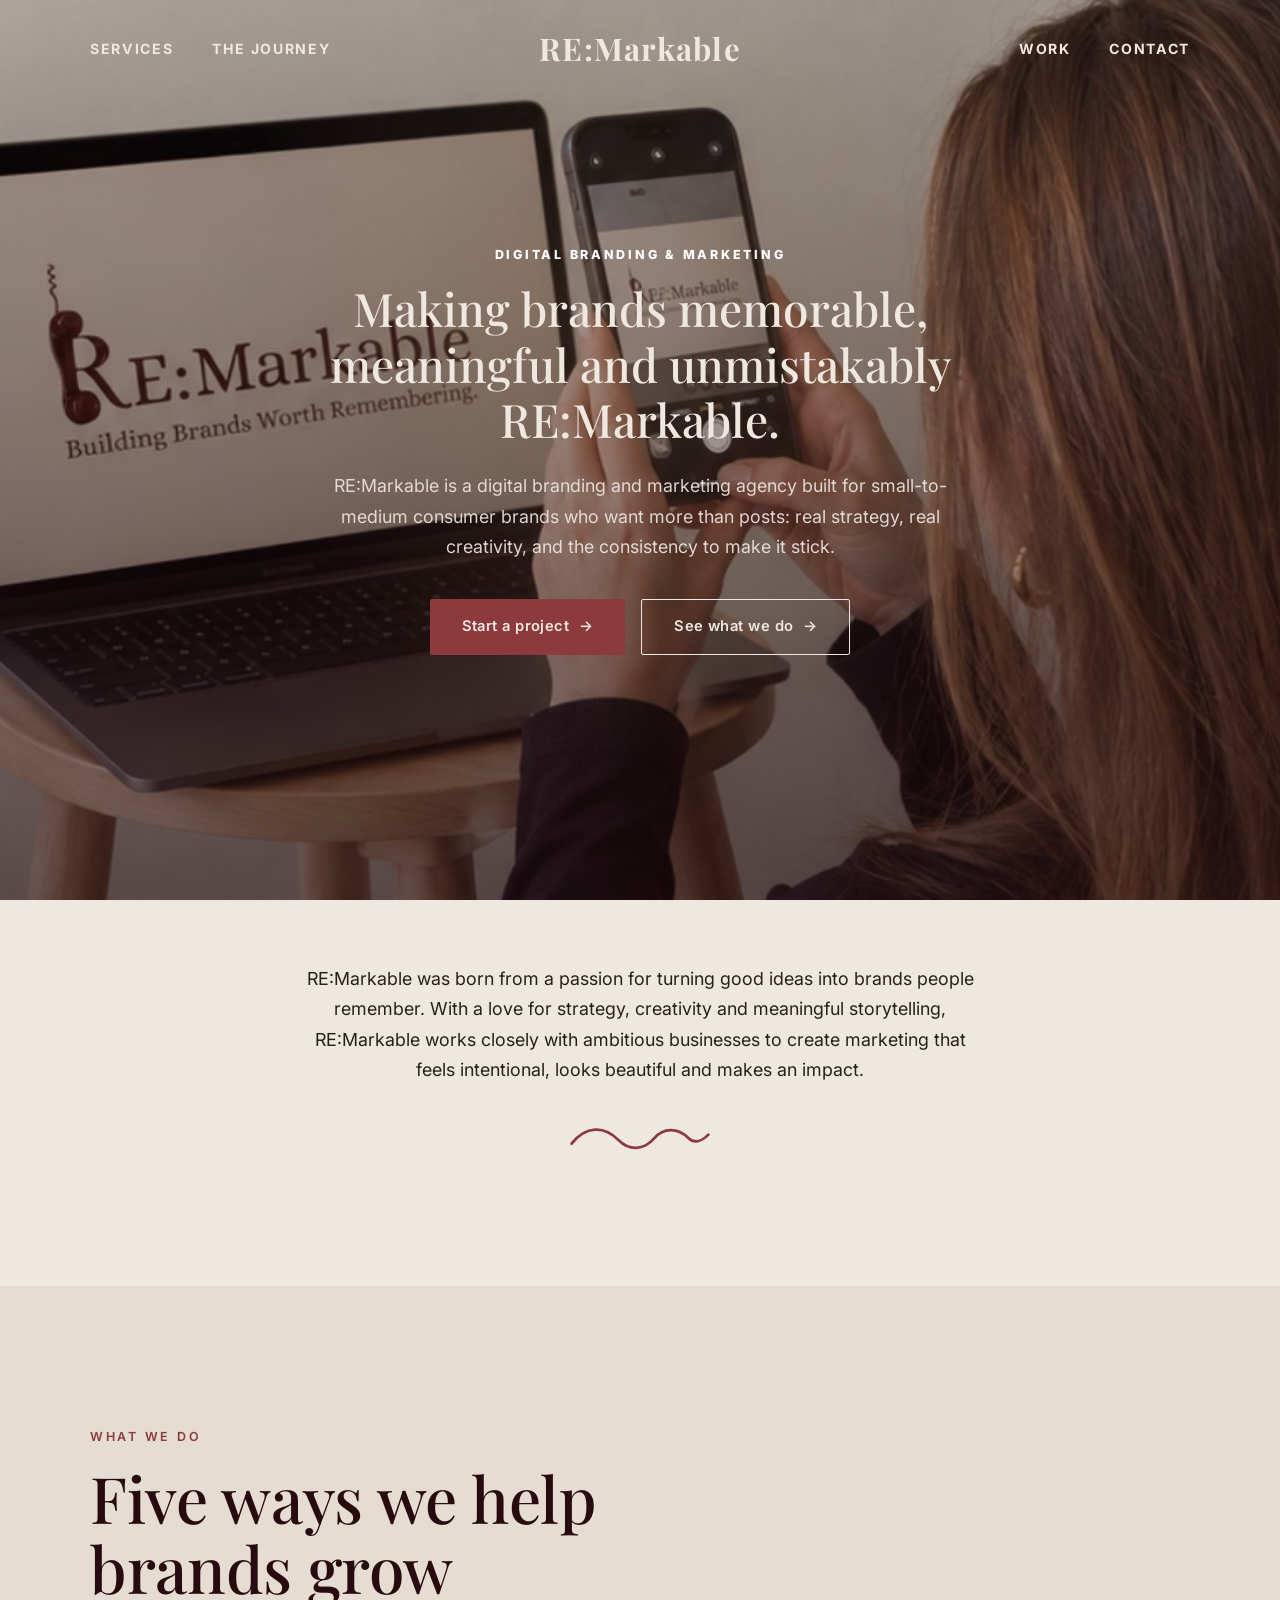
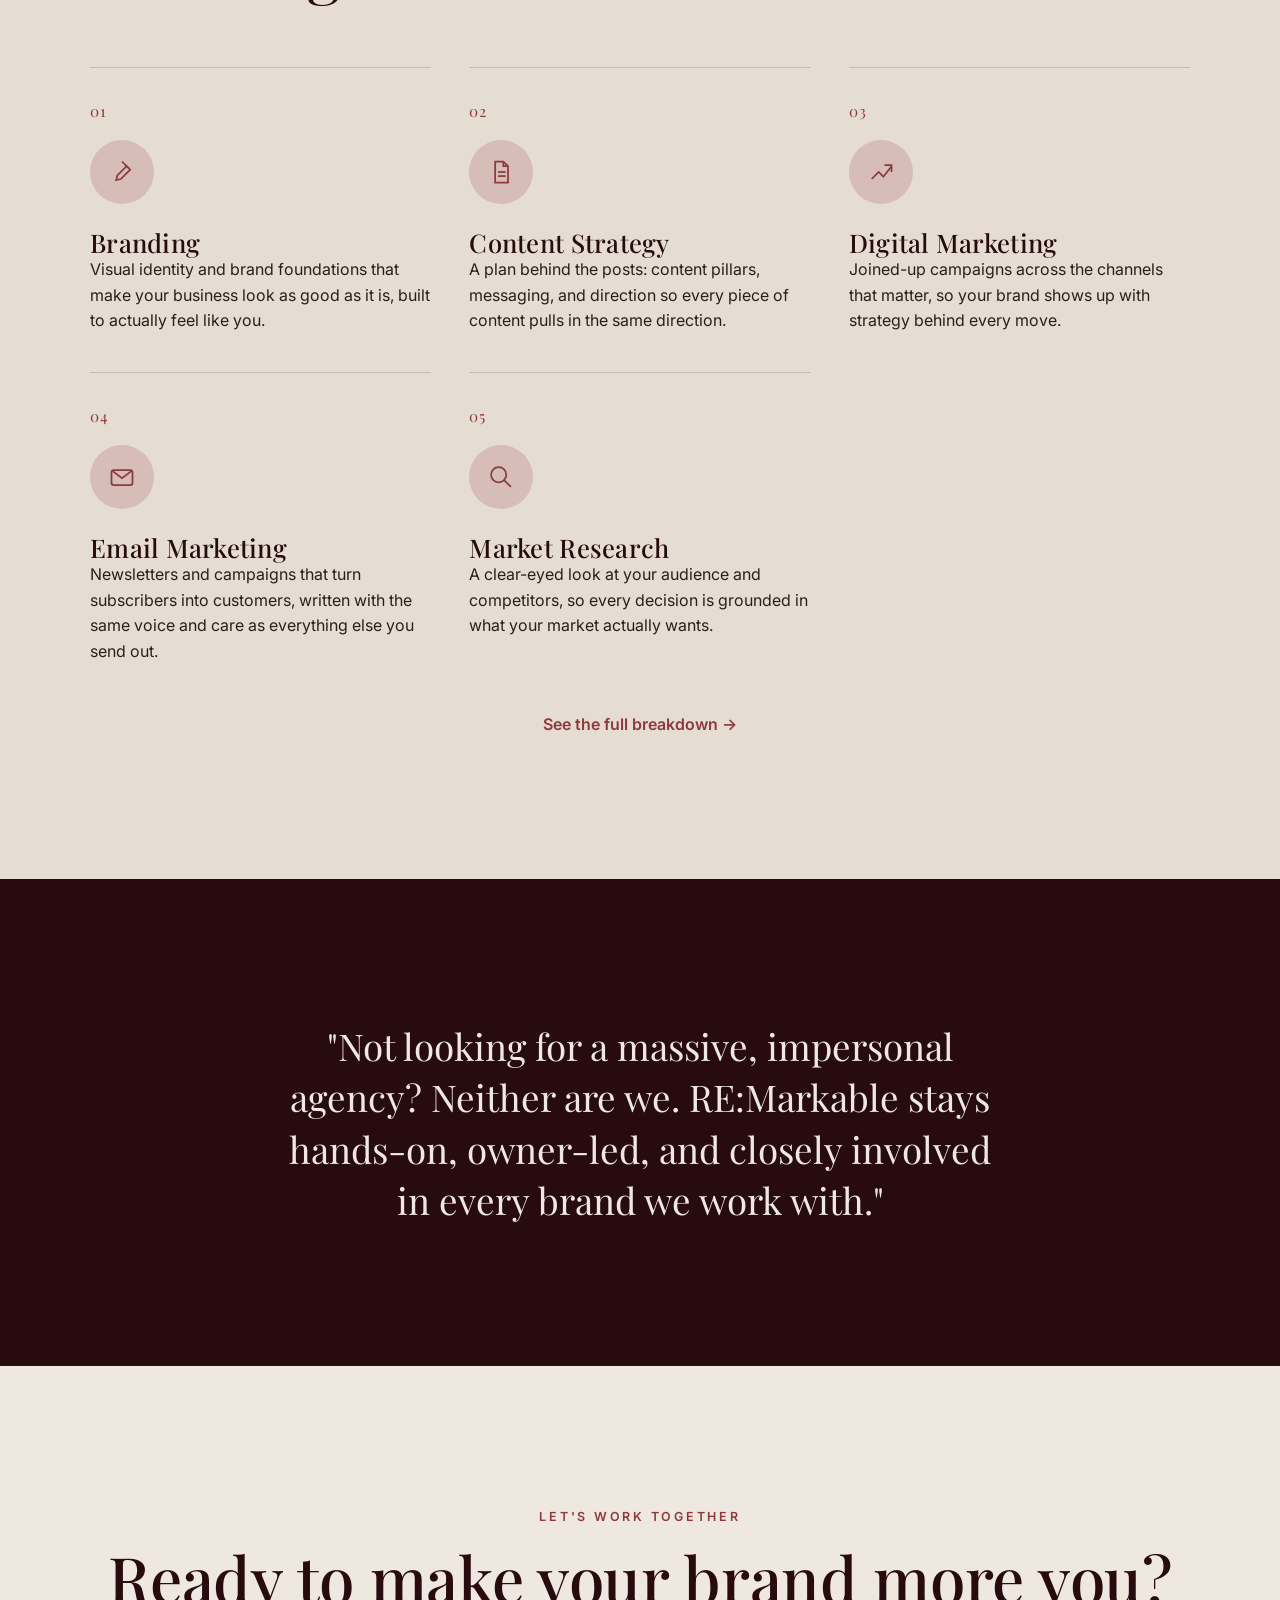
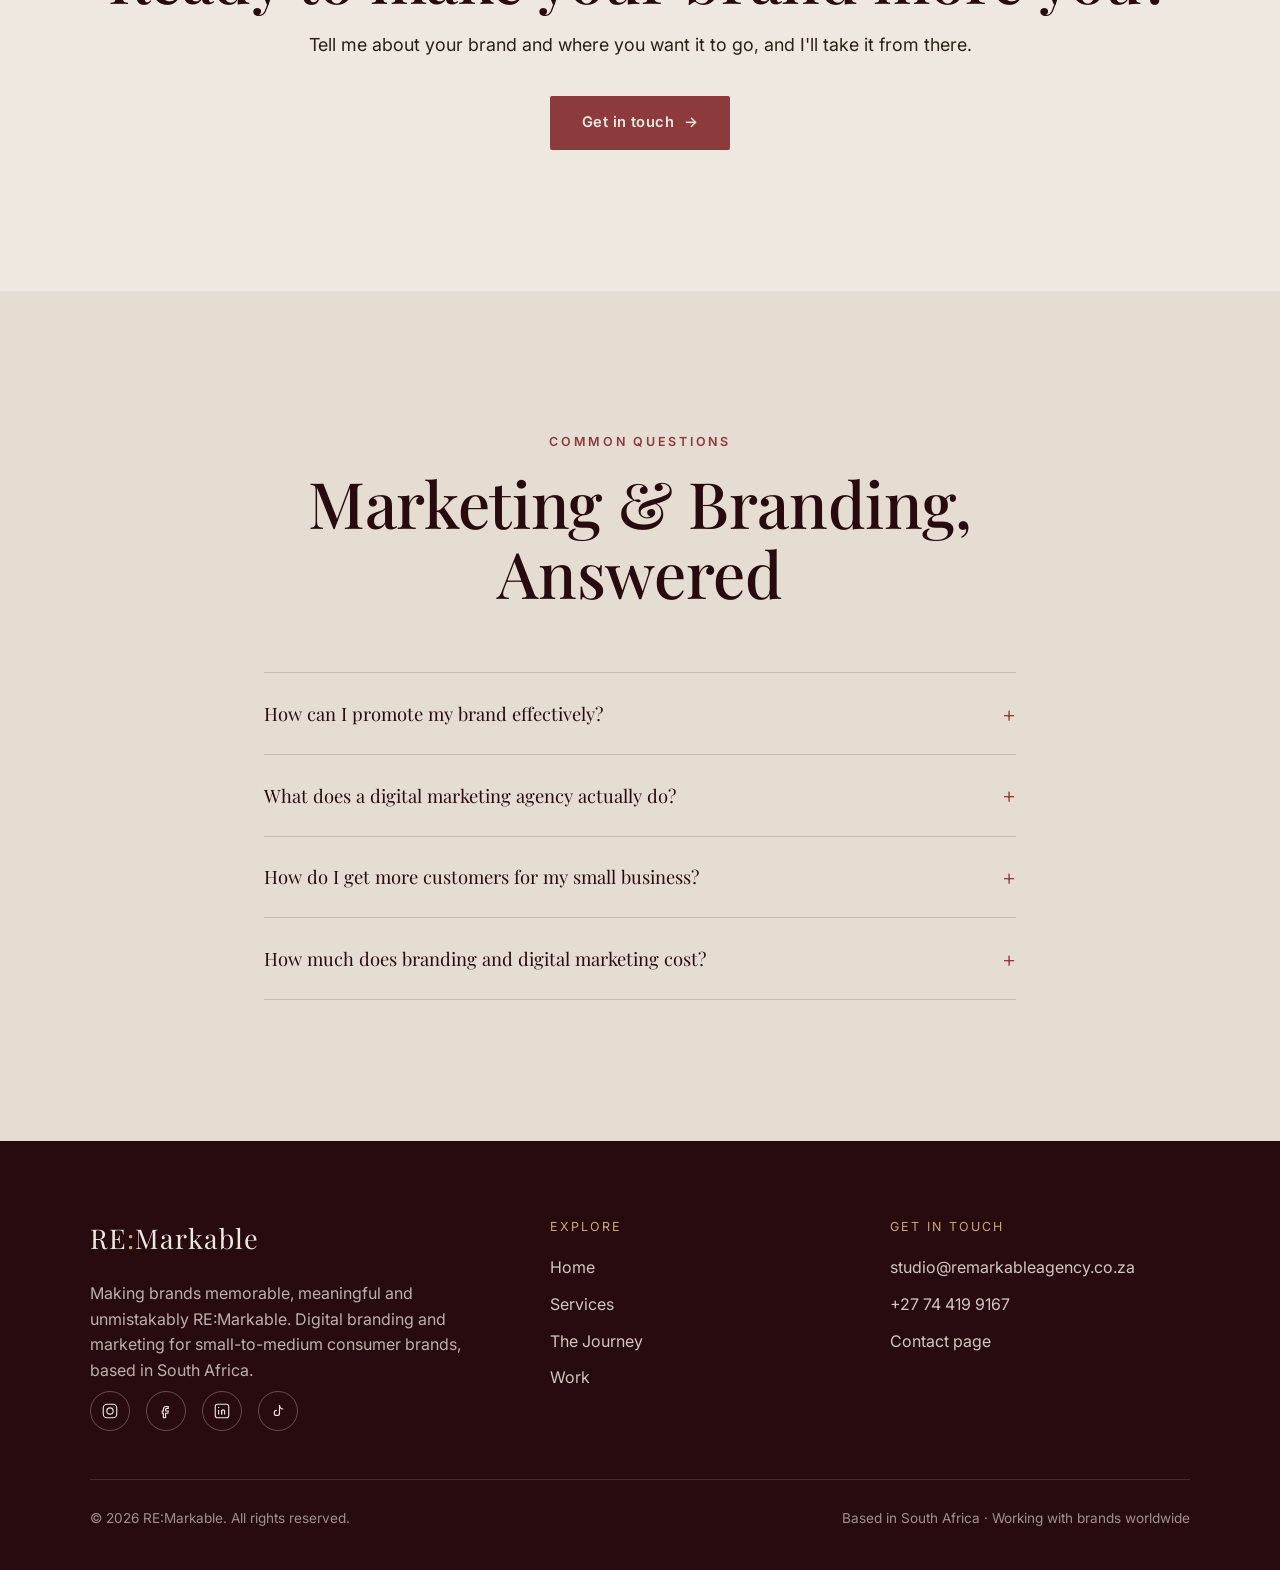
<file: index.html>
<!DOCTYPE html>
<html lang="en">
<head>
  <meta charset="UTF-8">
  <meta name="viewport" content="width=device-width, initial-scale=1.0">
  <title>RE:Markable | Digital Marketing Agency to Promote Your Brand &amp; Grow Customers, South Africa</title>
  <meta name="description" content="RE:Markable is a digital branding and marketing agency helping small-to-medium consumer brands promote their business, run effective digital marketing, and increase customers. Based in South Africa, working with brands worldwide.">
  <meta name="keywords" content="digital marketing agency, how to promote my brand, branding agency South Africa, increase customers, marketing strategy, social media marketing, content strategy, email marketing">
  <link rel="canonical" href="https://www.remarkableagency.co.za/">

  <meta property="og:type" content="website">
  <meta property="og:title" content="RE:Markable | Digital Marketing Agency to Promote Your Brand">
  <meta property="og:description" content="Digital branding and marketing built to promote your brand and grow your customer base. Strategy, creativity and consistency for small-to-medium consumer brands.">
  <meta property="og:image" content="https://www.remarkableagency.co.za/images/og-image.png">
  <meta property="og:image:width" content="1200">
  <meta property="og:image:height" content="630">
  <meta property="og:url" content="https://www.remarkableagency.co.za/">
  <meta name="twitter:card" content="summary_large_image">
  <meta name="twitter:image" content="https://www.remarkableagency.co.za/images/og-image.png">
  <meta name="theme-color" content="#280B0F">
  <meta name="color-scheme" content="light">

  <link rel="icon" type="image/svg+xml" href="images/favicon.svg">
  <link rel="apple-touch-icon" href="images/apple-touch-icon.png">
  <link rel="preconnect" href="https://fonts.googleapis.com">
  <link rel="preconnect" href="https://fonts.gstatic.com" crossorigin>
  <link href="https://fonts.googleapis.com/css2?family=Playfair+Display:ital,wght@0,400;0,500;0,600;0,700;1,500&family=Inter:wght@400;500;600;700&display=swap" rel="stylesheet">
  <link rel="preload" as="image" href="images/hero/hero.jpg">
  <link rel="stylesheet" href="css/style.css">
  <script src="js/main.js" defer></script>

  <script type="application/ld+json">
  {
    "@context": "https://schema.org",
    "@type": "MarketingAgency",
    "name": "RE:Markable",
    "description": "Digital branding and marketing agency for small-to-medium consumer brands, based in South Africa.",
    "email": "studio@remarkableagency.co.za",
    "telephone": "+27744199167",
    "areaServed": "ZA",
    "sameAs": [
      "https://www.instagram.com/re_markable.co/",
      "https://www.facebook.com/profile.php?id=61593287202210",
      "https://www.linkedin.com/company/144606965/",
      "https://www.tiktok.com/@remarkable.co"
    ],
    "makesOffer": [
      { "@type": "Offer", "itemOffered": { "@type": "Service", "name": "Branding" } },
      { "@type": "Offer", "itemOffered": { "@type": "Service", "name": "Content Strategy" } },
      { "@type": "Offer", "itemOffered": { "@type": "Service", "name": "Digital Marketing" } },
      { "@type": "Offer", "itemOffered": { "@type": "Service", "name": "Email Marketing" } },
      { "@type": "Offer", "itemOffered": { "@type": "Service", "name": "Market Research" } }
    ]
  }
  </script>

  <script type="application/ld+json">
  {
    "@context": "https://schema.org",
    "@type": "FAQPage",
    "mainEntity": [
      {
        "@type": "Question",
        "name": "How can I promote my brand effectively?",
        "acceptedAnswer": {
          "@type": "Answer",
          "text": "Effective brand promotion comes from three things working together: a consistent visual identity, a content strategy built around your actual audience, and channels used with intention rather than posting for the sake of it. RE:Markable builds all three together, so your marketing looks good and does something."
        }
      },
      {
        "@type": "Question",
        "name": "What does a digital marketing agency actually do?",
        "acceptedAnswer": {
          "@type": "Answer",
          "text": "A digital marketing agency plans, creates and manages your brand's marketing across the channels that matter, social media, email, content and campaigns, so everything pulls in the same direction instead of feeling disconnected. RE:Markable also handles the branding and strategy underneath it, not just execution."
        }
      },
      {
        "@type": "Question",
        "name": "How do I get more customers for my small business?",
        "acceptedAnswer": {
          "@type": "Answer",
          "text": "More customers usually comes down to clearer positioning, consistent visibility, and marketing that speaks directly to the right audience instead of everyone. RE:Markable starts by understanding your brand, your audience and your goals, then builds a strategy designed to grow your customer base from there."
        }
      },
      {
        "@type": "Question",
        "name": "How much does branding and digital marketing cost?",
        "acceptedAnswer": {
          "@type": "Answer",
          "text": "Pricing depends on the scope of the project, whether that's branding, content strategy, digital marketing, email marketing or market research. Get in touch and we'll figure out what's right for your brand and your budget."
        }
      }
    ]
  }
  </script>
</head>
<body>
  <a class="skip-link" href="#main">Skip to main content</a>
  <div class="scroll-progress" aria-hidden="true"></div>

  <header class="site-header site-header--transparent">
    <nav class="nav container" aria-label="Primary">
      <div class="nav__group nav__group--left">
        <a href="services.html">Services</a>
        <a href="about.html">The Journey</a>
      </div>
      <a href="index.html" class="nav__logo" aria-label="RE:Markable home">RE<span>:</span>Markable</a>
      <div class="nav__group nav__group--right">
        <a href="work.html">Work</a>
        <a href="contact.html">Contact</a>
      </div>
      <button class="nav__toggle" aria-label="Toggle menu" aria-expanded="false" aria-controls="nav-links">
        <svg viewBox="0 0 24 24" fill="none" stroke="currentColor" stroke-width="1.8" stroke-linecap="round" aria-hidden="true">
          <line x1="3" y1="6" x2="21" y2="6"/><line x1="3" y1="12" x2="21" y2="12"/><line x1="3" y1="18" x2="21" y2="18"/>
        </svg>
      </button>
      <div class="nav__links" id="nav-links">
        <a href="index.html" aria-current="page">Home</a>
        <a href="services.html">Services</a>
        <a href="about.html">The Journey</a>
        <a href="work.html">Work</a>
        <a href="contact.html" class="nav__cta">Contact</a>
      </div>
    </nav>
  </header>

  <main id="main">

    <!-- Hero -->
    <section class="hero--full">
      <img
        class="hero__bg"
        src="images/hero/hero.jpg"
        alt="RE:Markable brand mark on a laptop screen, being photographed on a phone"
        width="1366" height="768" fetchpriority="high">
      <div class="hero__content">
        <span class="eyebrow fade-in">Digital Branding &amp; Marketing</span>
        <h1 class="fade-in">Making brands memorable, meaningful and unmistakably RE:Markable.</h1>
        <p class="lede fade-in" style="margin-top:1.5rem;">RE:Markable is a digital branding and marketing agency built for small-to-medium consumer brands who want more than posts: real strategy, real creativity, and the consistency to make it stick.</p>
        <div class="hero__actions fade-in">
          <a href="contact.html" class="btn btn--primary">Start a project</a>
          <a href="services.html" class="btn btn--outline">See what we do</a>
        </div>
      </div>
    </section>

    <!-- Intro statement -->
    <section class="section--tight">
      <div class="container">
        <div class="section-head center fade-in">
          <p class="lede" style="margin-inline:auto; text-align:center;">RE:Markable was born from a passion for turning good ideas into brands people remember. With a love for strategy, creativity and meaningful storytelling, RE:Markable works closely with ambitious businesses to create marketing that feels intentional, looks beautiful and makes an impact.</p>
          <svg class="fade-in flourish" viewBox="0 0 160 40" fill="none" stroke="currentColor" stroke-width="3" stroke-linecap="round" stroke-linejoin="round" aria-hidden="true" style="margin-top:2.25rem;">
            <path pathLength="1" d="M4 24 C 20 4, 40 4, 56 20 C 68 32, 84 32, 96 18 C 106 6, 122 6, 134 18 C 140 24, 148 22, 156 14"/>
          </svg>
        </div>
      </div>
    </section>

    <!-- Services overview -->
    <section class="section--cream-tint">
      <div class="container">
        <div class="section-head fade-in">
          <span class="eyebrow">What We Do</span>
          <h2>Five ways we help brands grow</h2>
        </div>
        <div class="grid grid--3">
          <article class="flat-card fade-in">
            <span class="flat-card__number">01</span>
            <span class="icon-badge"><svg class="flat-card__icon" viewBox="0 0 24 24" fill="none" stroke="currentColor" stroke-width="1.5" aria-hidden="true">
              <path d="M12 3l7 7-8 8-4 1 1-4 8-8"/><path d="M15 6l3 3"/>
            </svg></span>
            <h3>Branding</h3>
            <p>Visual identity and brand foundations that make your business look as good as it is, built to actually feel like you.</p>
          </article>
          <article class="flat-card fade-in">
            <span class="flat-card__number">02</span>
            <span class="icon-badge"><svg class="flat-card__icon" viewBox="0 0 24 24" fill="none" stroke="currentColor" stroke-width="1.5" aria-hidden="true">
              <path d="M7 3h7l4 4v14H7z"/><path d="M14 3v4h4"/><line x1="9.5" y1="12" x2="16" y2="12"/><line x1="9.5" y1="15.5" x2="16" y2="15.5"/>
            </svg></span>
            <h3>Content Strategy</h3>
            <p>A plan behind the posts: content pillars, messaging, and direction so every piece of content pulls in the same direction.</p>
          </article>
          <article class="flat-card fade-in">
            <span class="flat-card__number">03</span>
            <span class="icon-badge"><svg class="flat-card__icon" viewBox="0 0 24 24" fill="none" stroke="currentColor" stroke-width="1.5" aria-hidden="true">
              <path d="M4 18l6-6 4 4 7-9"/><path d="M15 6h6v6"/>
            </svg></span>
            <h3>Digital Marketing</h3>
            <p>Joined-up campaigns across the channels that matter, so your brand shows up with strategy behind every move.</p>
          </article>
          <article class="flat-card fade-in">
            <span class="flat-card__number">04</span>
            <span class="icon-badge"><svg class="flat-card__icon" viewBox="0 0 24 24" fill="none" stroke="currentColor" stroke-width="1.5" aria-hidden="true">
              <rect x="3" y="6" width="18" height="13" rx="2"/><path d="M4 7l8 6 8-6"/>
            </svg></span>
            <h3>Email Marketing</h3>
            <p>Newsletters and campaigns that turn subscribers into customers, written with the same voice and care as everything else you send out.</p>
          </article>
          <article class="flat-card fade-in">
            <span class="flat-card__number">05</span>
            <span class="icon-badge"><svg class="flat-card__icon" viewBox="0 0 24 24" fill="none" stroke="currentColor" stroke-width="1.5" aria-hidden="true">
              <circle cx="10" cy="10" r="6.5"/><line x1="14.8" y1="14.8" x2="20.5" y2="20.5"/>
            </svg></span>
            <h3>Market Research</h3>
            <p>A clear-eyed look at your audience and competitors, so every decision is grounded in what your market actually wants.</p>
          </article>
        </div>
        <div class="text-center fade-in" style="margin-top:3rem;">
          <a href="services.html" class="btn--text">See the full breakdown →</a>
        </div>
      </div>
    </section>

    <!-- Statement band -->
    <section class="section--forest">
      <div class="container">
        <div class="statement fade-in">
          <p>"Not looking for a massive, impersonal agency? Neither are we. RE:Markable stays hands-on, owner-led, and closely involved in every brand we work with."</p>
        </div>
      </div>
    </section>

    <!-- CTA -->
    <section>
      <div class="container text-center fade-in">
        <span class="eyebrow">Let's Work Together</span>
        <h2>Ready to make your brand more you?</h2>
        <p class="lede" style="margin-inline:auto; text-align:center; margin-top:1rem;">Tell me about your brand and where you want it to go, and I'll take it from there.</p>
        <div style="margin-top:2.25rem;">
          <a href="contact.html" class="btn btn--primary">Get in touch</a>
        </div>
      </div>
    </section>

    <!-- FAQ -->
    <section class="section--cream-tint">
      <div class="container" style="max-width:52rem;">
        <div class="section-head center fade-in">
          <span class="eyebrow">Common Questions</span>
          <h2>Marketing &amp; Branding, Answered</h2>
        </div>
        <div class="faq-list fade-in">
          <details class="faq-item">
            <summary>How can I promote my brand effectively?</summary>
            <p>Effective brand promotion comes from three things working together: a consistent visual identity, a content strategy built around your actual audience, and channels used with intention rather than posting for the sake of it. Most brands only have one of the three. RE:Markable builds all three together, so your marketing looks good and does something.</p>
          </details>
          <details class="faq-item">
            <summary>What does a digital marketing agency actually do?</summary>
            <p>A digital marketing agency plans, creates and manages your brand's marketing across the channels that matter, social media, email, content and campaigns, so everything pulls in the same direction instead of feeling disconnected. RE:Markable also handles the branding and strategy underneath it, not just execution.</p>
          </details>
          <details class="faq-item">
            <summary>How do I get more customers for my small business?</summary>
            <p>More customers usually comes down to clearer positioning, consistent visibility, and marketing that speaks directly to the right audience instead of everyone. RE:Markable starts by understanding your brand, your audience and your goals, then builds a strategy designed to grow your customer base from there.</p>
          </details>
          <details class="faq-item">
            <summary>How much does branding and digital marketing cost?</summary>
            <p>Pricing depends on the scope of the project, whether that's branding, content strategy, digital marketing, email marketing or market research. Get in touch and we'll figure out what's right for your brand and your budget.</p>
          </details>
        </div>
      </div>
    </section>

  </main>

  <footer class="site-footer">
    <div class="container">
      <div class="footer__grid">
        <div>
          <div class="footer__brand">RE<span>:</span>Markable</div>
          <p class="footer__tagline">Making brands memorable, meaningful and unmistakably RE:Markable. Digital branding and marketing for small-to-medium consumer brands, based in South Africa.</p>
          <div class="footer__social">
            <a href="https://www.instagram.com/re_markable.co/" target="_blank" rel="noopener noreferrer" aria-label="RE:Markable on Instagram">
              <svg viewBox="0 0 24 24" fill="none" stroke="currentColor" stroke-width="1.5" aria-hidden="true"><rect x="3" y="3" width="18" height="18" rx="5"/><circle cx="12" cy="12" r="4.2"/><circle cx="17.2" cy="6.8" r="0.6" fill="currentColor" stroke="none"/></svg>
            </a>
            <a href="https://www.facebook.com/profile.php?id=61593287202210" target="_blank" rel="noopener noreferrer" aria-label="RE:Markable on Facebook">
              <svg viewBox="0 0 24 24" fill="none" stroke="currentColor" stroke-width="1.5" aria-hidden="true"><path d="M15 8.5h-2a1.5 1.5 0 0 0-1.5 1.5v2H15l-.5 3H11.5V21h-3v-6H7v-3h1.5V9.8C8.5 7.1 9.9 6 12.3 6H15v2.5z"/></svg>
            </a>
            <a href="https://www.linkedin.com/company/144606965/" target="_blank" rel="noopener noreferrer" aria-label="RE:Markable on LinkedIn">
              <svg viewBox="0 0 24 24" fill="none" stroke="currentColor" stroke-width="1.5" aria-hidden="true"><rect x="3" y="3" width="18" height="18" rx="3"/><circle cx="7.5" cy="7.3" r="0.9" fill="currentColor" stroke="none"/><line x1="7.5" y1="10.5" x2="7.5" y2="16.5"/><path d="M11.5 16.5v-4a2 2 0 0 1 4 0v4"/><line x1="11.5" y1="10.5" x2="11.5" y2="16.5"/></svg>
            </a>
            <a href="https://www.tiktok.com/@remarkable.co" target="_blank" rel="noopener noreferrer" aria-label="RE:Markable on TikTok">
              <svg viewBox="0 0 24 24" fill="none" stroke="currentColor" stroke-width="1.5" aria-hidden="true"><path d="M14 4v10.5a3.5 3.5 0 1 1-3.5-3.5"/><path d="M14 4c0 3 2.2 5.2 5 5.4"/></svg>
            </a>
          </div>
        </div>
        <div>
          <div class="footer__heading">Explore</div>
          <ul class="footer__links">
            <li><a href="index.html">Home</a></li>
            <li><a href="services.html">Services</a></li>
            <li><a href="about.html">The Journey</a></li>
            <li><a href="work.html">Work</a></li>
          </ul>
        </div>
        <div>
          <div class="footer__heading">Get in Touch</div>
          <ul class="footer__links">
            <li><a href="mailto:studio@remarkableagency.co.za">studio@remarkableagency.co.za</a></li>
            <li><a href="tel:+27744199167">+27 74 419 9167</a></li>
            <li><a href="contact.html">Contact page</a></li>
          </ul>
        </div>
      </div>
      <div class="footer__bottom">
        <span>&copy; 2026 RE:Markable. All rights reserved.</span>
        <span>Based in South Africa · Working with brands worldwide</span>
      </div>
    </div>
  </footer>
</body>
</html>
</file>
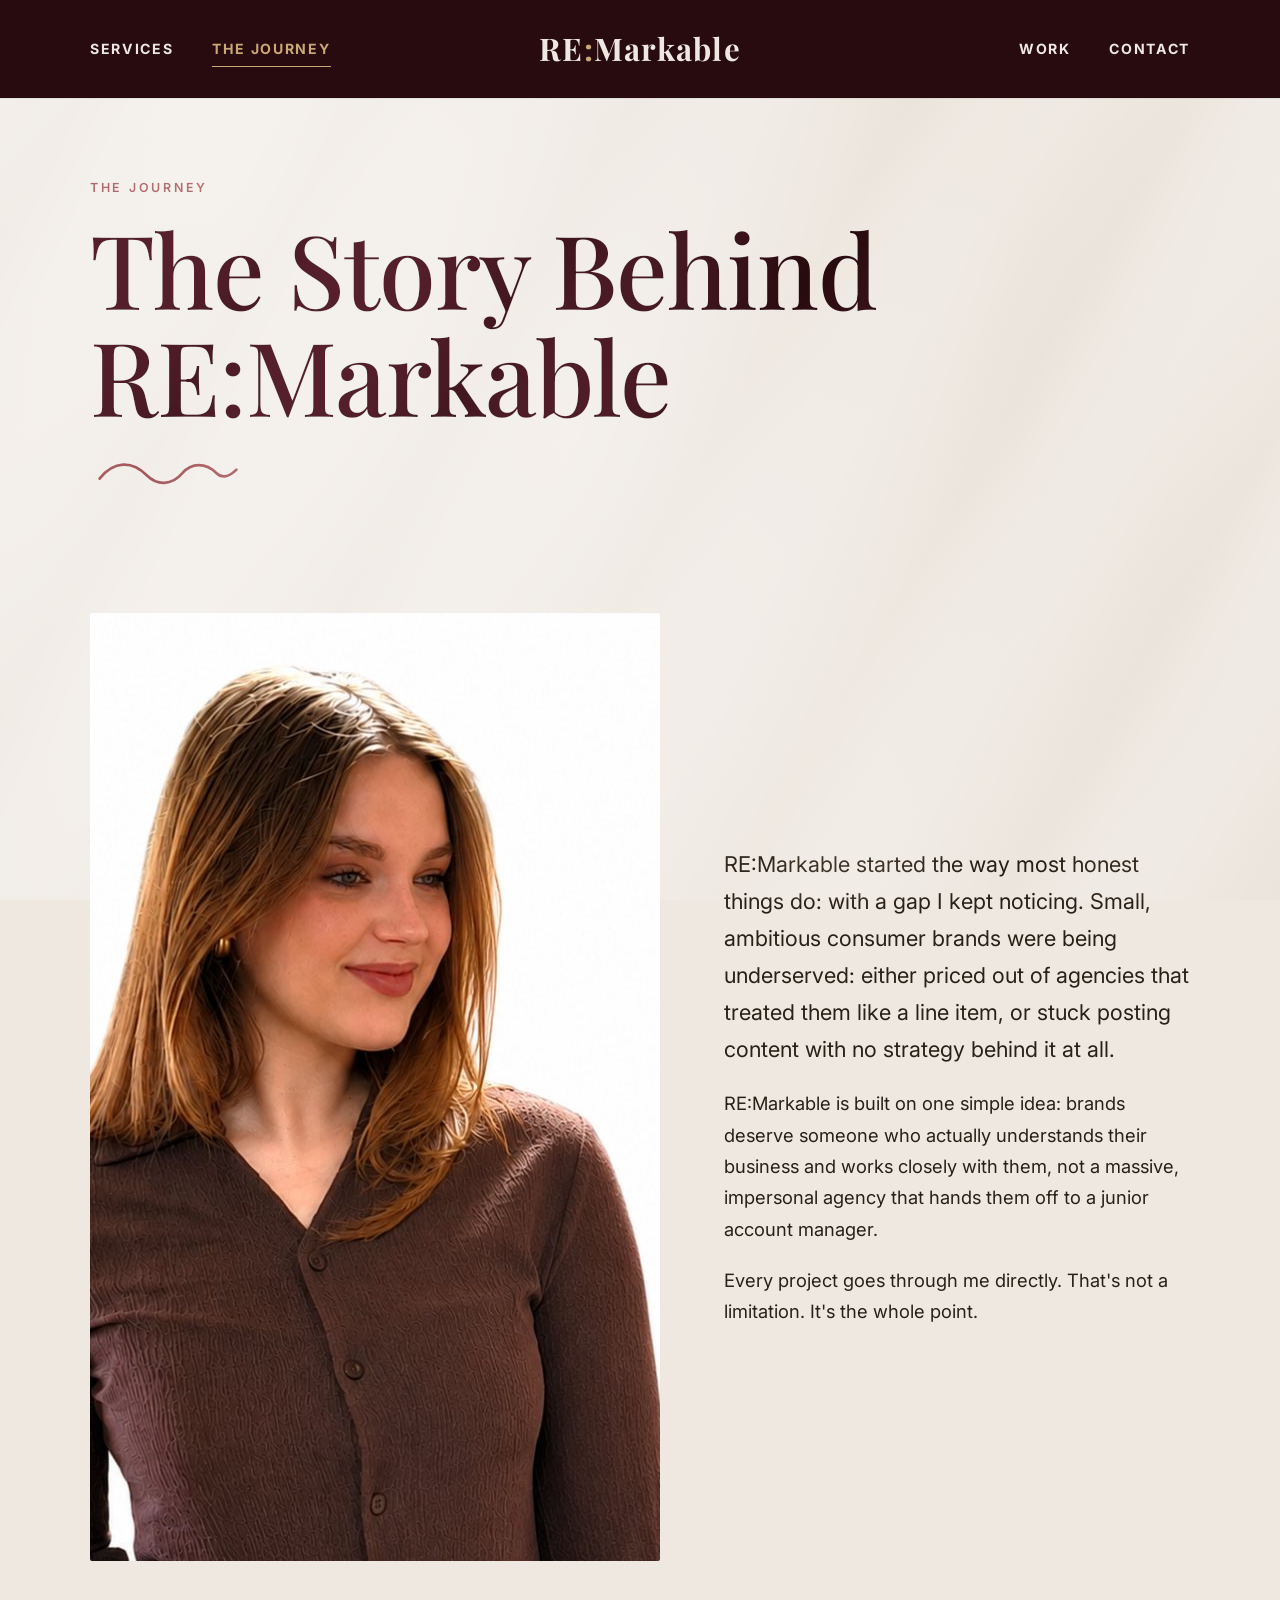
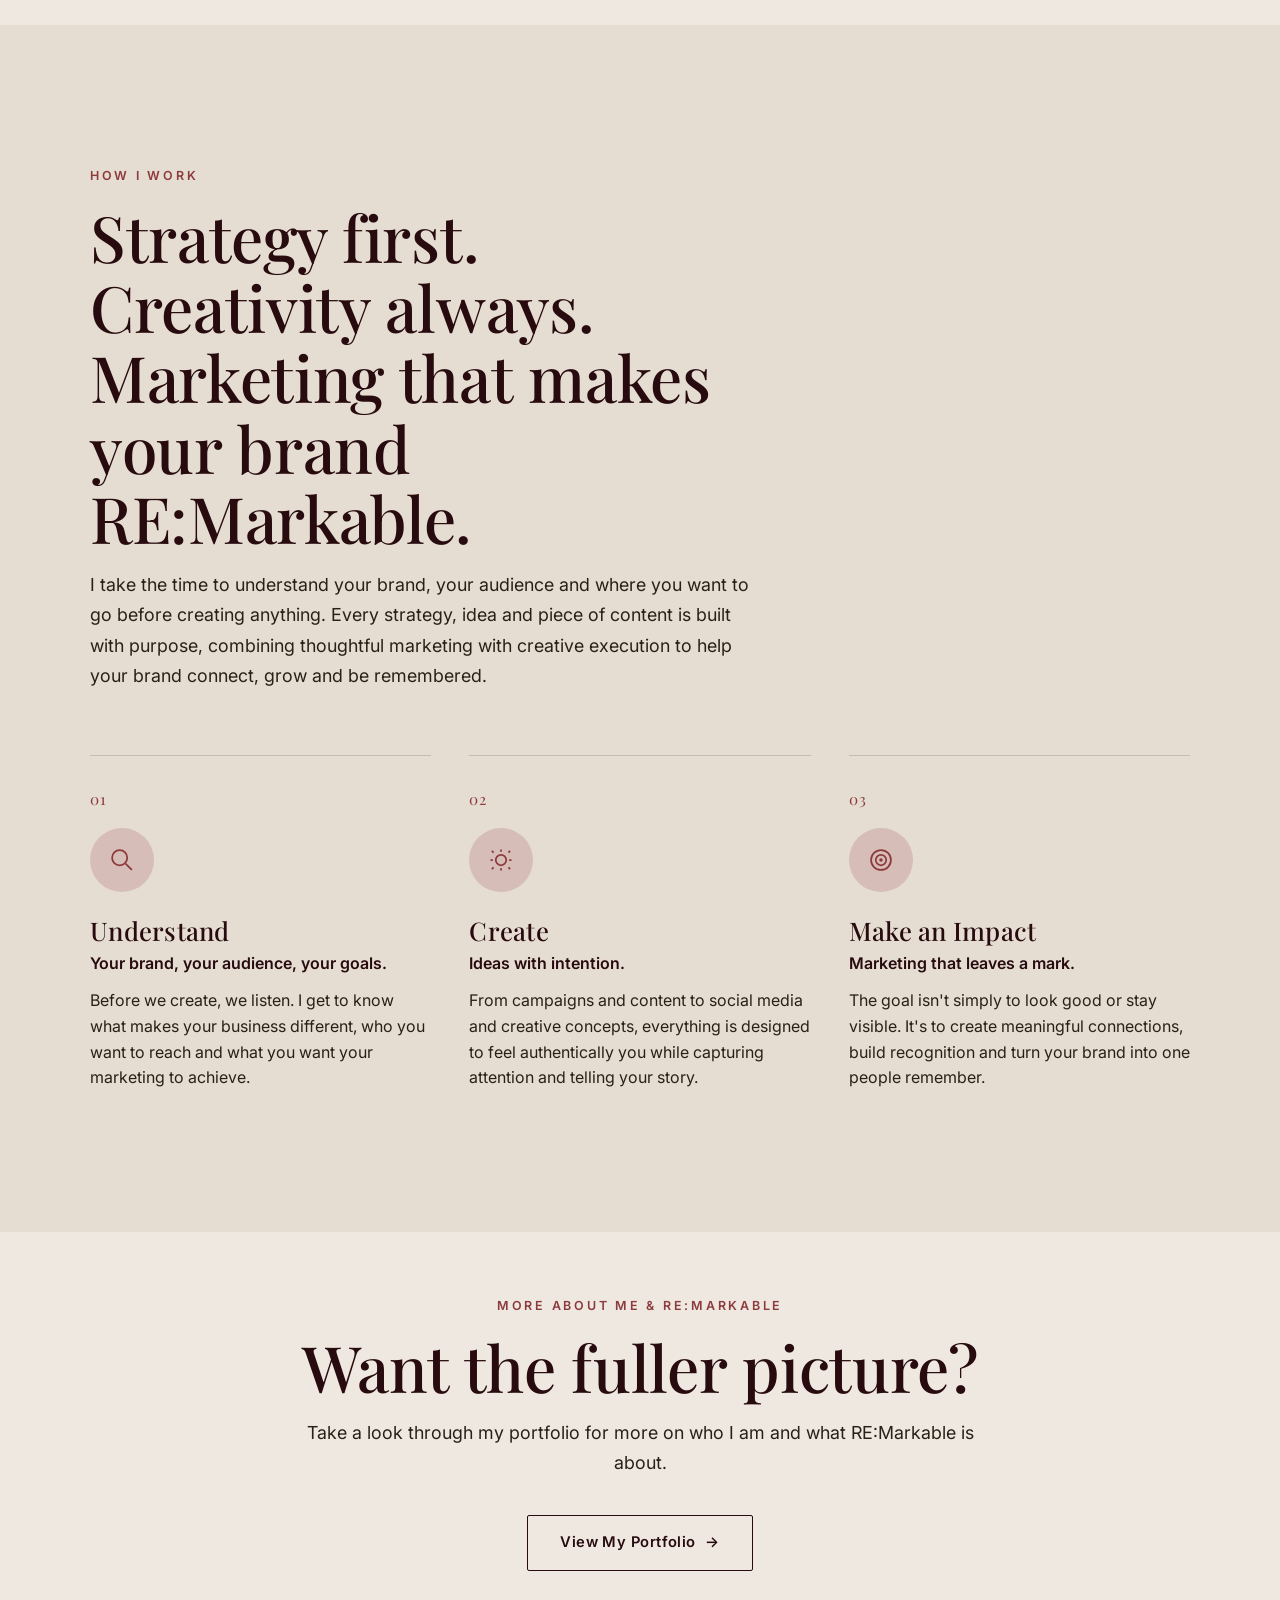
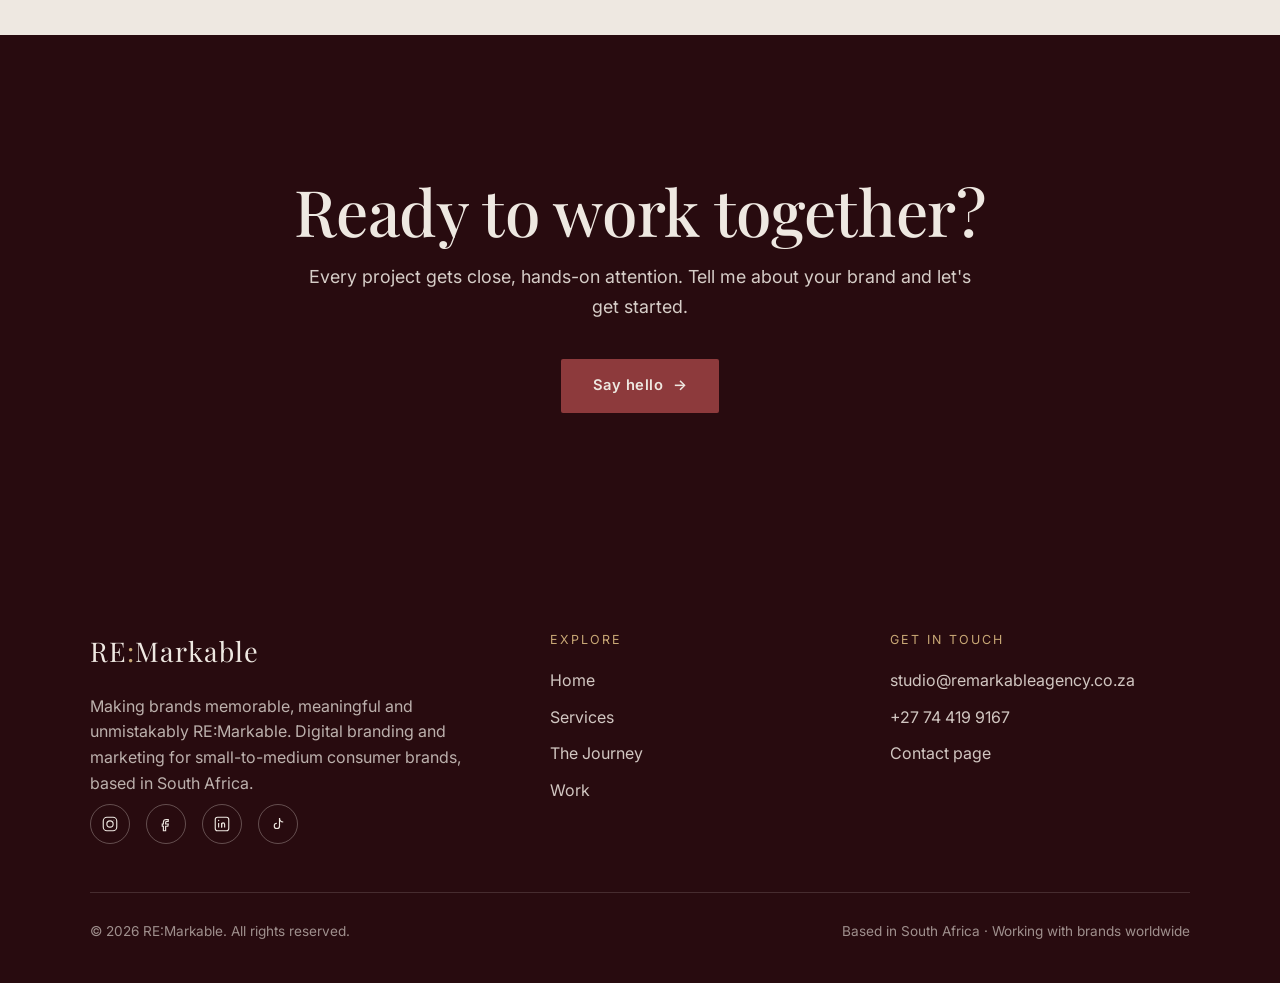
<file: about.html>
<!DOCTYPE html>
<html lang="en">
<head>
  <meta charset="UTF-8">
  <meta name="viewport" content="width=device-width, initial-scale=1.0">
  <title>The Journey | About RE:Markable</title>
  <meta name="description" content="The story behind RE:Markable, a digital branding and marketing agency based in South Africa, built on strategy, creativity and close attention to every brand.">
  <link rel="canonical" href="https://www.remarkableagency.co.za/about.html">

  <meta property="og:type" content="website">
  <meta property="og:title" content="The Journey | RE:Markable">
  <meta property="og:description" content="The thinking and approach behind RE:Markable's branding and marketing work.">
  <meta property="og:image" content="https://www.remarkableagency.co.za/images/og-image.png">
  <meta property="og:image:width" content="1200">
  <meta property="og:image:height" content="630">
  <meta property="og:url" content="https://www.remarkableagency.co.za/about.html">
  <meta name="twitter:card" content="summary_large_image">
  <meta name="twitter:image" content="https://www.remarkableagency.co.za/images/og-image.png">
  <meta name="theme-color" content="#280B0F">
  <meta name="color-scheme" content="light">

  <link rel="icon" type="image/svg+xml" href="images/favicon.svg">
  <link rel="apple-touch-icon" href="images/apple-touch-icon.png">
  <link rel="preconnect" href="https://fonts.googleapis.com">
  <link rel="preconnect" href="https://fonts.gstatic.com" crossorigin>
  <link href="https://fonts.googleapis.com/css2?family=Playfair+Display:ital,wght@0,400;0,500;0,600;0,700;1,500&family=Inter:wght@400;500;600;700&display=swap" rel="stylesheet">
  <link rel="stylesheet" href="css/style.css">
  <script src="js/main.js" defer></script>
</head>
<body>
  <a class="skip-link" href="#main">Skip to main content</a>
  <div class="scroll-progress" aria-hidden="true"></div>

  <header class="site-header">
    <nav class="nav container" aria-label="Primary">
      <div class="nav__group nav__group--left">
        <a href="services.html">Services</a>
        <a href="about.html" aria-current="page">The Journey</a>
      </div>
      <a href="index.html" class="nav__logo" aria-label="RE:Markable home">RE<span>:</span>Markable</a>
      <div class="nav__group nav__group--right">
        <a href="work.html">Work</a>
        <a href="contact.html">Contact</a>
      </div>
      <button class="nav__toggle" aria-label="Toggle menu" aria-expanded="false" aria-controls="nav-links">
        <svg viewBox="0 0 24 24" fill="none" stroke="currentColor" stroke-width="1.8" stroke-linecap="round" aria-hidden="true">
          <line x1="3" y1="6" x2="21" y2="6"/><line x1="3" y1="12" x2="21" y2="12"/><line x1="3" y1="18" x2="21" y2="18"/>
        </svg>
      </button>
      <div class="nav__links" id="nav-links">
        <a href="index.html">Home</a>
        <a href="services.html">Services</a>
        <a href="about.html" aria-current="page">The Journey</a>
        <a href="work.html">Work</a>
        <a href="contact.html" class="nav__cta">Contact</a>
      </div>
    </nav>
  </header>

  <main id="main">

    <section class="page-intro">
      <div class="container">
        <div class="fade-in">
          <span class="eyebrow">The Journey</span>
          <h1>The Story Behind RE:Markable</h1>
          <svg class="fade-in flourish" viewBox="0 0 160 40" fill="none" stroke="currentColor" stroke-width="3" stroke-linecap="round" stroke-linejoin="round" aria-hidden="true" style="margin-top:1.75rem; margin-inline:0;">
            <path pathLength="1" d="M4 24 C 20 4, 40 4, 56 20 C 68 32, 84 32, 96 18 C 106 6, 122 6, 134 18 C 140 24, 148 22, 156 14"/>
          </svg>
        </div>
      </div>
    </section>

    <!-- Founder story -->
    <section class="section--tight">
      <div class="container hero__grid">
        <img
          class="hero__image fade-in img-pop"
          src="images/about/founder.jpg"
          alt="Portrait of the RE:Markable founder"
          width="1118" height="948" style="aspect-ratio:1118/948; object-position: center top;">
        <div class="fade-in">
          <p class="lede">RE:Markable started the way most honest things do: with a gap I kept noticing. Small, ambitious consumer brands were being underserved: either priced out of agencies that treated them like a line item, or stuck posting content with no strategy behind it at all.</p>
          <p style="margin-top:1.25rem;">RE:Markable is built on one simple idea: brands deserve someone who actually understands their business and works closely with them, not a massive, impersonal agency that hands them off to a junior account manager.</p>
          <p style="margin-top:1.25rem;">Every project goes through me directly. That's not a limitation. It's the whole point.</p>
        </div>
      </div>
    </section>

    <!-- Values / how we work -->
    <section class="section--cream-tint">
      <div class="container">
        <div class="section-head fade-in">
          <span class="eyebrow">How I Work</span>
          <h2>Strategy first. Creativity always. Marketing that makes your brand RE:Markable.</h2>
          <p class="lede" style="margin-top:1rem;">I take the time to understand your brand, your audience and where you want to go before creating anything. Every strategy, idea and piece of content is built with purpose, combining thoughtful marketing with creative execution to help your brand connect, grow and be remembered.</p>
        </div>
        <div class="grid grid--3">
          <div class="flat-card fade-in">
            <span class="flat-card__number">01</span>
            <span class="icon-badge"><svg class="flat-card__icon" viewBox="0 0 24 24" fill="none" stroke="#8D3A3C" stroke-width="1.5" aria-hidden="true">
              <circle cx="10" cy="10" r="6.5"/><line x1="14.8" y1="14.8" x2="20.5" y2="20.5"/>
            </svg></span>
            <h3>Understand</h3>
            <p style="font-weight:600; color:var(--forest); margin-top:0.35rem;">Your brand, your audience, your goals.</p>
            <p style="margin-top:0.75rem;">Before we create, we listen. I get to know what makes your business different, who you want to reach and what you want your marketing to achieve.</p>
          </div>
          <div class="flat-card fade-in">
            <span class="flat-card__number">02</span>
            <span class="icon-badge"><svg class="flat-card__icon" viewBox="0 0 24 24" fill="none" stroke="#8D3A3C" stroke-width="1.5" aria-hidden="true">
              <path d="M12 3v2M12 19v2M4.2 4.2l1.4 1.4M18.4 18.4l1.4 1.4M3 12h2M19 12h2M4.2 19.8l1.4-1.4M18.4 5.6l1.4-1.4"/><circle cx="12" cy="12" r="4.5"/>
            </svg></span>
            <h3>Create</h3>
            <p style="font-weight:600; color:var(--forest); margin-top:0.35rem;">Ideas with intention.</p>
            <p style="margin-top:0.75rem;">From campaigns and content to social media and creative concepts, everything is designed to feel authentically you while capturing attention and telling your story.</p>
          </div>
          <div class="flat-card fade-in">
            <span class="flat-card__number">03</span>
            <span class="icon-badge"><svg class="flat-card__icon" viewBox="0 0 24 24" fill="none" stroke="#8D3A3C" stroke-width="1.5" aria-hidden="true">
              <circle cx="12" cy="12" r="8.5"/><circle cx="12" cy="12" r="4.5"/><circle cx="12" cy="12" r="0.8" fill="#8D3A3C"/>
            </svg></span>
            <h3>Make an Impact</h3>
            <p style="font-weight:600; color:var(--forest); margin-top:0.35rem;">Marketing that leaves a mark.</p>
            <p style="margin-top:0.75rem;">The goal isn't simply to look good or stay visible. It's to create meaningful connections, build recognition and turn your brand into one people remember.</p>
          </div>
        </div>
      </div>
    </section>

    <!-- Portfolio link -->
    <section class="section--tight">
      <div class="container text-center fade-in">
        <span class="eyebrow">More About Me &amp; RE:Markable</span>
        <h2>Want the fuller picture?</h2>
        <p class="lede" style="margin-inline:auto; text-align:center; margin-top:1rem;">Take a look through my portfolio for more on who I am and what RE:Markable is about.</p>
        <div style="margin-top:2.25rem;">
          <a href="https://remarkable-portfolio.my.canva.site/" target="_blank" rel="noopener noreferrer" class="btn btn--outline">View My Portfolio</a>
        </div>
      </div>
    </section>

    <!-- CTA -->
    <section class="section--forest">
      <div class="container text-center fade-in">
        <h2>Ready to work together?</h2>
        <p class="lede" style="margin-inline:auto; text-align:center; margin-top:1rem;">Every project gets close, hands-on attention. Tell me about your brand and let's get started.</p>
        <div style="margin-top:2.25rem;">
          <a href="contact.html" class="btn btn--primary">Say hello</a>
        </div>
      </div>
    </section>

  </main>

  <footer class="site-footer">
    <div class="container">
      <div class="footer__grid">
        <div>
          <div class="footer__brand">RE<span>:</span>Markable</div>
          <p class="footer__tagline">Making brands memorable, meaningful and unmistakably RE:Markable. Digital branding and marketing for small-to-medium consumer brands, based in South Africa.</p>
          <div class="footer__social">
            <a href="https://www.instagram.com/re_markable.co/" target="_blank" rel="noopener noreferrer" aria-label="RE:Markable on Instagram">
              <svg viewBox="0 0 24 24" fill="none" stroke="currentColor" stroke-width="1.5" aria-hidden="true"><rect x="3" y="3" width="18" height="18" rx="5"/><circle cx="12" cy="12" r="4.2"/><circle cx="17.2" cy="6.8" r="0.6" fill="currentColor" stroke="none"/></svg>
            </a>
            <a href="https://www.facebook.com/profile.php?id=61593287202210" target="_blank" rel="noopener noreferrer" aria-label="RE:Markable on Facebook">
              <svg viewBox="0 0 24 24" fill="none" stroke="currentColor" stroke-width="1.5" aria-hidden="true"><path d="M15 8.5h-2a1.5 1.5 0 0 0-1.5 1.5v2H15l-.5 3H11.5V21h-3v-6H7v-3h1.5V9.8C8.5 7.1 9.9 6 12.3 6H15v2.5z"/></svg>
            </a>
            <a href="https://www.linkedin.com/company/144606965/" target="_blank" rel="noopener noreferrer" aria-label="RE:Markable on LinkedIn">
              <svg viewBox="0 0 24 24" fill="none" stroke="currentColor" stroke-width="1.5" aria-hidden="true"><rect x="3" y="3" width="18" height="18" rx="3"/><circle cx="7.5" cy="7.3" r="0.9" fill="currentColor" stroke="none"/><line x1="7.5" y1="10.5" x2="7.5" y2="16.5"/><path d="M11.5 16.5v-4a2 2 0 0 1 4 0v4"/><line x1="11.5" y1="10.5" x2="11.5" y2="16.5"/></svg>
            </a>
            <a href="https://www.tiktok.com/@remarkable.co" target="_blank" rel="noopener noreferrer" aria-label="RE:Markable on TikTok">
              <svg viewBox="0 0 24 24" fill="none" stroke="currentColor" stroke-width="1.5" aria-hidden="true"><path d="M14 4v10.5a3.5 3.5 0 1 1-3.5-3.5"/><path d="M14 4c0 3 2.2 5.2 5 5.4"/></svg>
            </a>
          </div>
        </div>
        <div>
          <div class="footer__heading">Explore</div>
          <ul class="footer__links">
            <li><a href="index.html">Home</a></li>
            <li><a href="services.html">Services</a></li>
            <li><a href="about.html">The Journey</a></li>
            <li><a href="work.html">Work</a></li>
          </ul>
        </div>
        <div>
          <div class="footer__heading">Get in Touch</div>
          <ul class="footer__links">
            <li><a href="mailto:studio@remarkableagency.co.za">studio@remarkableagency.co.za</a></li>
            <li><a href="tel:+27744199167">+27 74 419 9167</a></li>
            <li><a href="contact.html">Contact page</a></li>
          </ul>
        </div>
      </div>
      <div class="footer__bottom">
        <span>&copy; 2026 RE:Markable. All rights reserved.</span>
        <span>Based in South Africa · Working with brands worldwide</span>
      </div>
    </div>
  </footer>
</body>
</html>
</file>
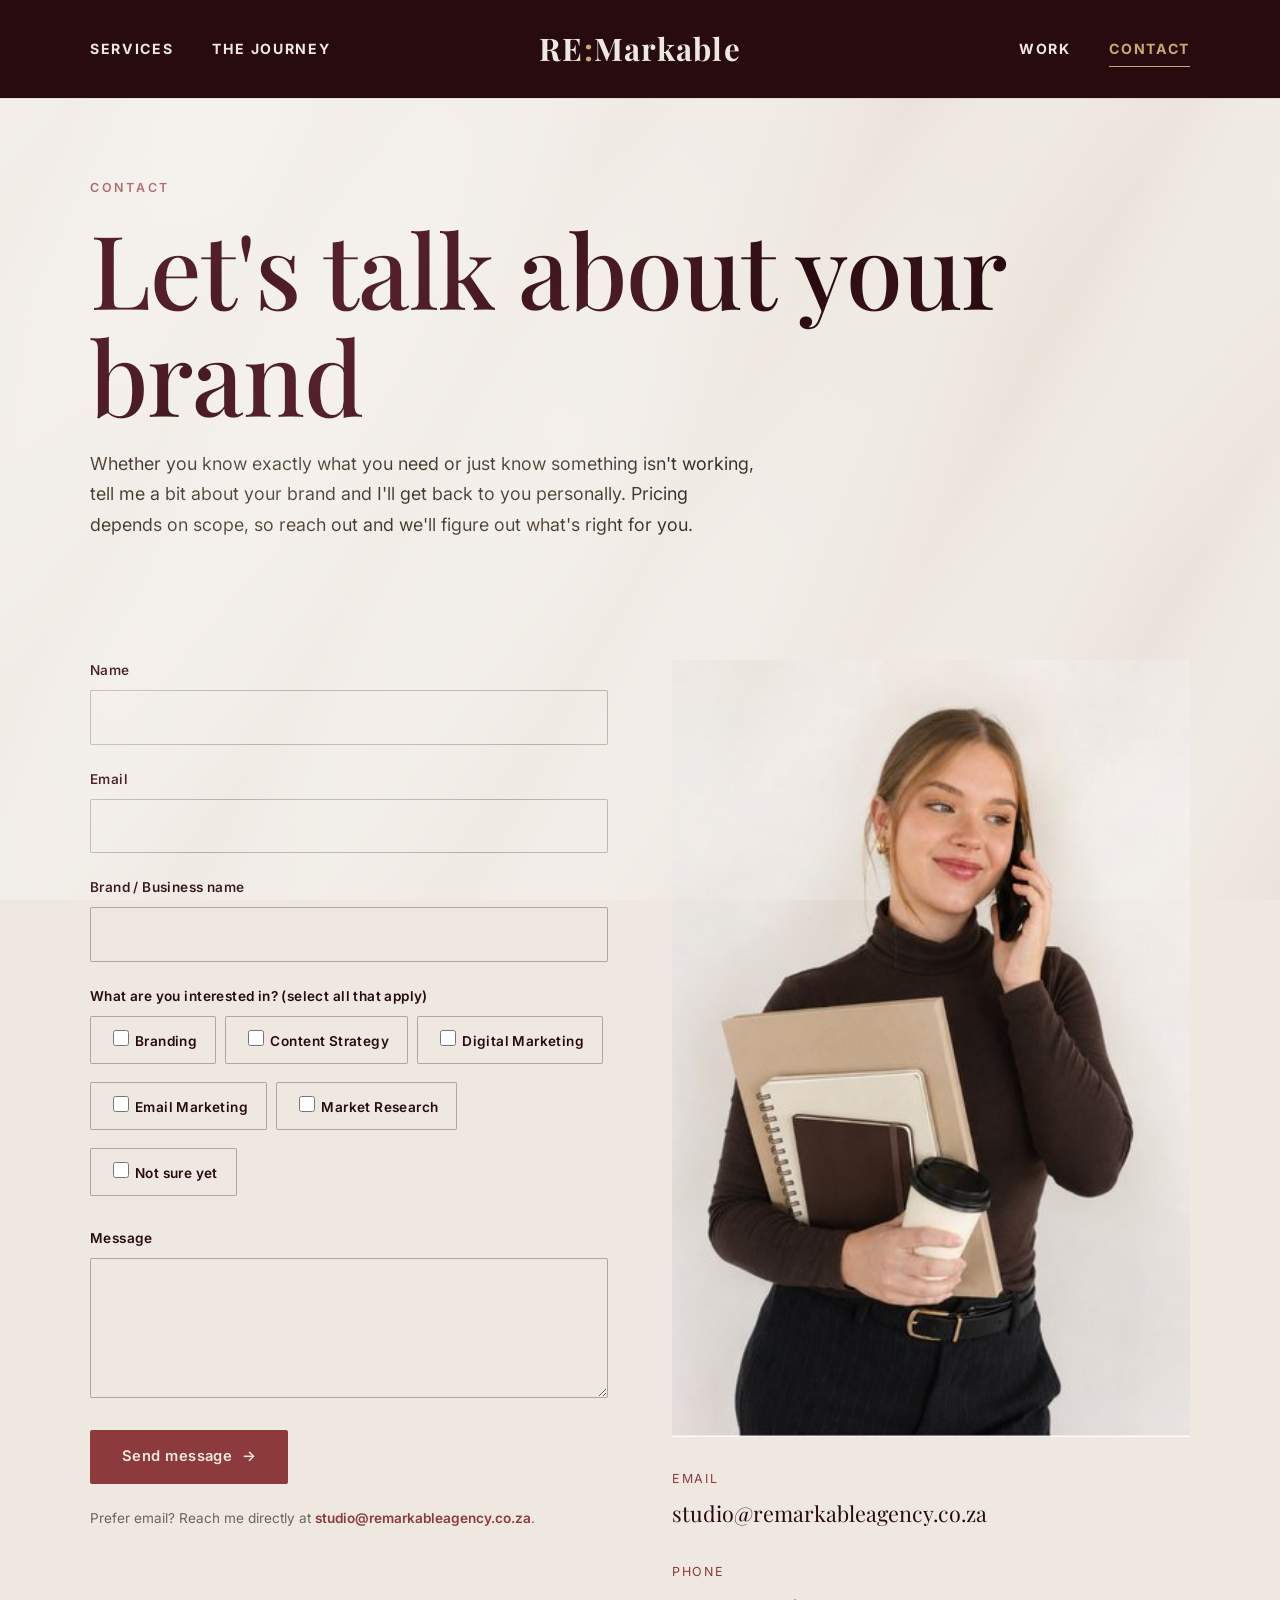
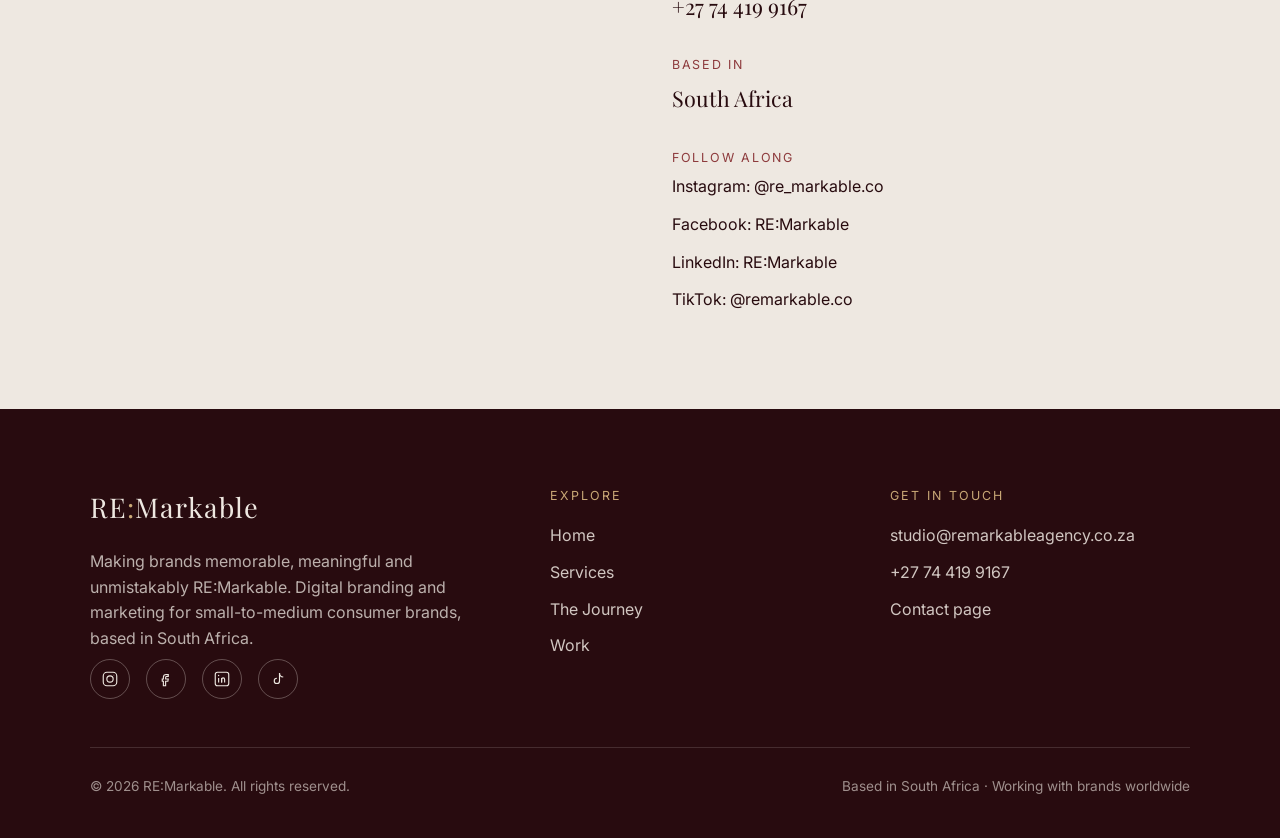
<file: contact.html>
<!DOCTYPE html>
<html lang="en">
<head>
  <meta charset="UTF-8">
  <meta name="viewport" content="width=device-width, initial-scale=1.0">
  <title>Contact RE:Markable | Get in Touch</title>
  <meta name="description" content="Get in touch with RE:Markable about branding, content strategy, or digital marketing. Email studio@remarkableagency.co.za or send a message directly.">
  <link rel="canonical" href="https://www.remarkableagency.co.za/contact.html">

  <meta property="og:type" content="website">
  <meta property="og:title" content="Contact | RE:Markable">
  <meta property="og:description" content="Tell me about your brand and where you want it to go, and I'll take it from there.">
  <meta property="og:image" content="https://www.remarkableagency.co.za/images/og-image.png">
  <meta property="og:image:width" content="1200">
  <meta property="og:image:height" content="630">
  <meta property="og:url" content="https://www.remarkableagency.co.za/contact.html">
  <meta name="twitter:card" content="summary_large_image">
  <meta name="twitter:image" content="https://www.remarkableagency.co.za/images/og-image.png">
  <meta name="theme-color" content="#280B0F">
  <meta name="color-scheme" content="light">

  <link rel="icon" type="image/svg+xml" href="images/favicon.svg">
  <link rel="apple-touch-icon" href="images/apple-touch-icon.png">
  <link rel="preconnect" href="https://fonts.googleapis.com">
  <link rel="preconnect" href="https://fonts.gstatic.com" crossorigin>
  <link href="https://fonts.googleapis.com/css2?family=Playfair+Display:ital,wght@0,400;0,500;0,600;0,700;1,500&family=Inter:wght@400;500;600;700&display=swap" rel="stylesheet">
  <link rel="stylesheet" href="css/style.css">
  <script src="js/main.js" defer></script>
</head>
<body>
  <a class="skip-link" href="#main">Skip to main content</a>
  <div class="scroll-progress" aria-hidden="true"></div>

  <header class="site-header">
    <nav class="nav container" aria-label="Primary">
      <div class="nav__group nav__group--left">
        <a href="services.html">Services</a>
        <a href="about.html">The Journey</a>
      </div>
      <a href="index.html" class="nav__logo" aria-label="RE:Markable home">RE<span>:</span>Markable</a>
      <div class="nav__group nav__group--right">
        <a href="work.html">Work</a>
        <a href="contact.html" aria-current="page">Contact</a>
      </div>
      <button class="nav__toggle" aria-label="Toggle menu" aria-expanded="false" aria-controls="nav-links">
        <svg viewBox="0 0 24 24" fill="none" stroke="currentColor" stroke-width="1.8" stroke-linecap="round" aria-hidden="true">
          <line x1="3" y1="6" x2="21" y2="6"/><line x1="3" y1="12" x2="21" y2="12"/><line x1="3" y1="18" x2="21" y2="18"/>
        </svg>
      </button>
      <div class="nav__links" id="nav-links">
        <a href="index.html">Home</a>
        <a href="services.html">Services</a>
        <a href="about.html">The Journey</a>
        <a href="work.html">Work</a>
        <a href="contact.html" class="nav__cta" aria-current="page">Contact</a>
      </div>
    </nav>
  </header>

  <main id="main">

    <section class="page-intro">
      <div class="container">
        <div class="fade-in">
          <span class="eyebrow">Contact</span>
          <h1>Let's talk about your brand</h1>
          <p class="lede" style="margin-top:1.25rem;">Whether you know exactly what you need or just know something isn't working, tell me a bit about your brand and I'll get back to you personally. Pricing depends on scope, so reach out and we'll figure out what's right for you.</p>
        </div>
      </div>
    </section>

    <section class="section--tight">
      <div class="container">
        <div class="grid grid--2" style="align-items:start; gap:clamp(2.5rem, 5vw, 5rem);">

          <div class="fade-in">
            <form id="contact-form" name="contact" method="POST" data-netlify="true" netlify-honeypot="company_website" novalidate>
              <input type="hidden" name="form-name" value="contact">
              <div class="form-field">
                <label for="name">Name</label>
                <input type="text" id="name" name="name" autocomplete="name" required>
              </div>
              <div class="form-field">
                <label for="email">Email</label>
                <input type="email" id="email" name="email" autocomplete="email" required>
              </div>
              <div class="form-field">
                <label for="brand">Brand / Business name</label>
                <input type="text" id="brand" name="brand" autocomplete="organization">
              </div>
              <div class="form-field">
                <label>What are you interested in? (select all that apply)</label>
                <div class="checkbox-group" id="interest-group">
                  <label class="checkbox-option"><input type="checkbox" name="interest" value="Branding"> Branding</label>
                  <label class="checkbox-option"><input type="checkbox" name="interest" value="Content Strategy"> Content Strategy</label>
                  <label class="checkbox-option"><input type="checkbox" name="interest" value="Digital Marketing"> Digital Marketing</label>
                  <label class="checkbox-option"><input type="checkbox" name="interest" value="Email Marketing"> Email Marketing</label>
                  <label class="checkbox-option"><input type="checkbox" name="interest" value="Market Research"> Market Research</label>
                  <label class="checkbox-option"><input type="checkbox" name="interest" value="Not sure yet"> Not sure yet</label>
                </div>
              </div>
              <div class="form-field">
                <label for="message">Message</label>
                <textarea id="message" name="message" required></textarea>
              </div>

              <!-- Honeypot field, hidden from real visitors, catches simple form bots -->
              <div class="hp-field" aria-hidden="true">
                <label for="company_website">Leave this field blank</label>
                <input type="text" id="company_website" name="company_website" tabindex="-1" autocomplete="off">
              </div>

              <button type="submit" class="btn btn--primary">Send message</button>
              <p class="form-status" id="form-status" role="status"></p>
            </form>
            <p class="form-note" style="margin-top:1.5rem;">Prefer email? Reach me directly at <a href="mailto:studio@remarkableagency.co.za" style="color:var(--burgundy); font-weight:600;">studio@remarkableagency.co.za</a>.</p>
          </div>

          <div class="fade-in">
            <img
              class="fade-in img-pop"
              src="images/contact/contact.jpg"
              alt="RE:Markable, digital branding and marketing agency"
              width="364" height="546" style="width:100%; height:auto; border-radius:var(--radius); margin-bottom:2rem; object-position: center top;" loading="lazy" decoding="async">
            <dl class="contact-list">
              <dt>Email</dt>
              <dd><a href="mailto:studio@remarkableagency.co.za">studio@remarkableagency.co.za</a></dd>

              <dt>Phone</dt>
              <dd><a href="tel:+27744199167">+27 74 419 9167</a></dd>

              <dt>Based In</dt>
              <dd>South Africa</dd>

              <dt>Follow Along</dt>
              <dd>
                <ul style="display:grid; gap:0.75rem; font-family:var(--font-body); font-size:1rem;">
                  <li><a href="https://www.instagram.com/re_markable.co/" target="_blank" rel="noopener noreferrer">Instagram: @re_markable.co</a></li>
                  <li><a href="https://www.facebook.com/profile.php?id=61593287202210" target="_blank" rel="noopener noreferrer">Facebook: RE:Markable</a></li>
                  <li><a href="https://www.linkedin.com/company/144606965/" target="_blank" rel="noopener noreferrer">LinkedIn: RE:Markable</a></li>
                  <li><a href="https://www.tiktok.com/@remarkable.co" target="_blank" rel="noopener noreferrer">TikTok: @remarkable.co</a></li>
                </ul>
              </dd>
            </dl>
          </div>

        </div>
      </div>
    </section>

  </main>

  <footer class="site-footer">
    <div class="container">
      <div class="footer__grid">
        <div>
          <div class="footer__brand">RE<span>:</span>Markable</div>
          <p class="footer__tagline">Making brands memorable, meaningful and unmistakably RE:Markable. Digital branding and marketing for small-to-medium consumer brands, based in South Africa.</p>
          <div class="footer__social">
            <a href="https://www.instagram.com/re_markable.co/" target="_blank" rel="noopener noreferrer" aria-label="RE:Markable on Instagram">
              <svg viewBox="0 0 24 24" fill="none" stroke="currentColor" stroke-width="1.5" aria-hidden="true"><rect x="3" y="3" width="18" height="18" rx="5"/><circle cx="12" cy="12" r="4.2"/><circle cx="17.2" cy="6.8" r="0.6" fill="currentColor" stroke="none"/></svg>
            </a>
            <a href="https://www.facebook.com/profile.php?id=61593287202210" target="_blank" rel="noopener noreferrer" aria-label="RE:Markable on Facebook">
              <svg viewBox="0 0 24 24" fill="none" stroke="currentColor" stroke-width="1.5" aria-hidden="true"><path d="M15 8.5h-2a1.5 1.5 0 0 0-1.5 1.5v2H15l-.5 3H11.5V21h-3v-6H7v-3h1.5V9.8C8.5 7.1 9.9 6 12.3 6H15v2.5z"/></svg>
            </a>
            <a href="https://www.linkedin.com/company/144606965/" target="_blank" rel="noopener noreferrer" aria-label="RE:Markable on LinkedIn">
              <svg viewBox="0 0 24 24" fill="none" stroke="currentColor" stroke-width="1.5" aria-hidden="true"><rect x="3" y="3" width="18" height="18" rx="3"/><circle cx="7.5" cy="7.3" r="0.9" fill="currentColor" stroke="none"/><line x1="7.5" y1="10.5" x2="7.5" y2="16.5"/><path d="M11.5 16.5v-4a2 2 0 0 1 4 0v4"/><line x1="11.5" y1="10.5" x2="11.5" y2="16.5"/></svg>
            </a>
            <a href="https://www.tiktok.com/@remarkable.co" target="_blank" rel="noopener noreferrer" aria-label="RE:Markable on TikTok">
              <svg viewBox="0 0 24 24" fill="none" stroke="currentColor" stroke-width="1.5" aria-hidden="true"><path d="M14 4v10.5a3.5 3.5 0 1 1-3.5-3.5"/><path d="M14 4c0 3 2.2 5.2 5 5.4"/></svg>
            </a>
          </div>
        </div>
        <div>
          <div class="footer__heading">Explore</div>
          <ul class="footer__links">
            <li><a href="index.html">Home</a></li>
            <li><a href="services.html">Services</a></li>
            <li><a href="about.html">The Journey</a></li>
            <li><a href="work.html">Work</a></li>
          </ul>
        </div>
        <div>
          <div class="footer__heading">Get in Touch</div>
          <ul class="footer__links">
            <li><a href="mailto:studio@remarkableagency.co.za">studio@remarkableagency.co.za</a></li>
            <li><a href="tel:+27744199167">+27 74 419 9167</a></li>
            <li><a href="contact.html">Contact page</a></li>
          </ul>
        </div>
      </div>
      <div class="footer__bottom">
        <span>&copy; 2026 RE:Markable. All rights reserved.</span>
        <span>Based in South Africa · Working with brands worldwide</span>
      </div>
    </div>
  </footer>
</body>
</html>
</file>
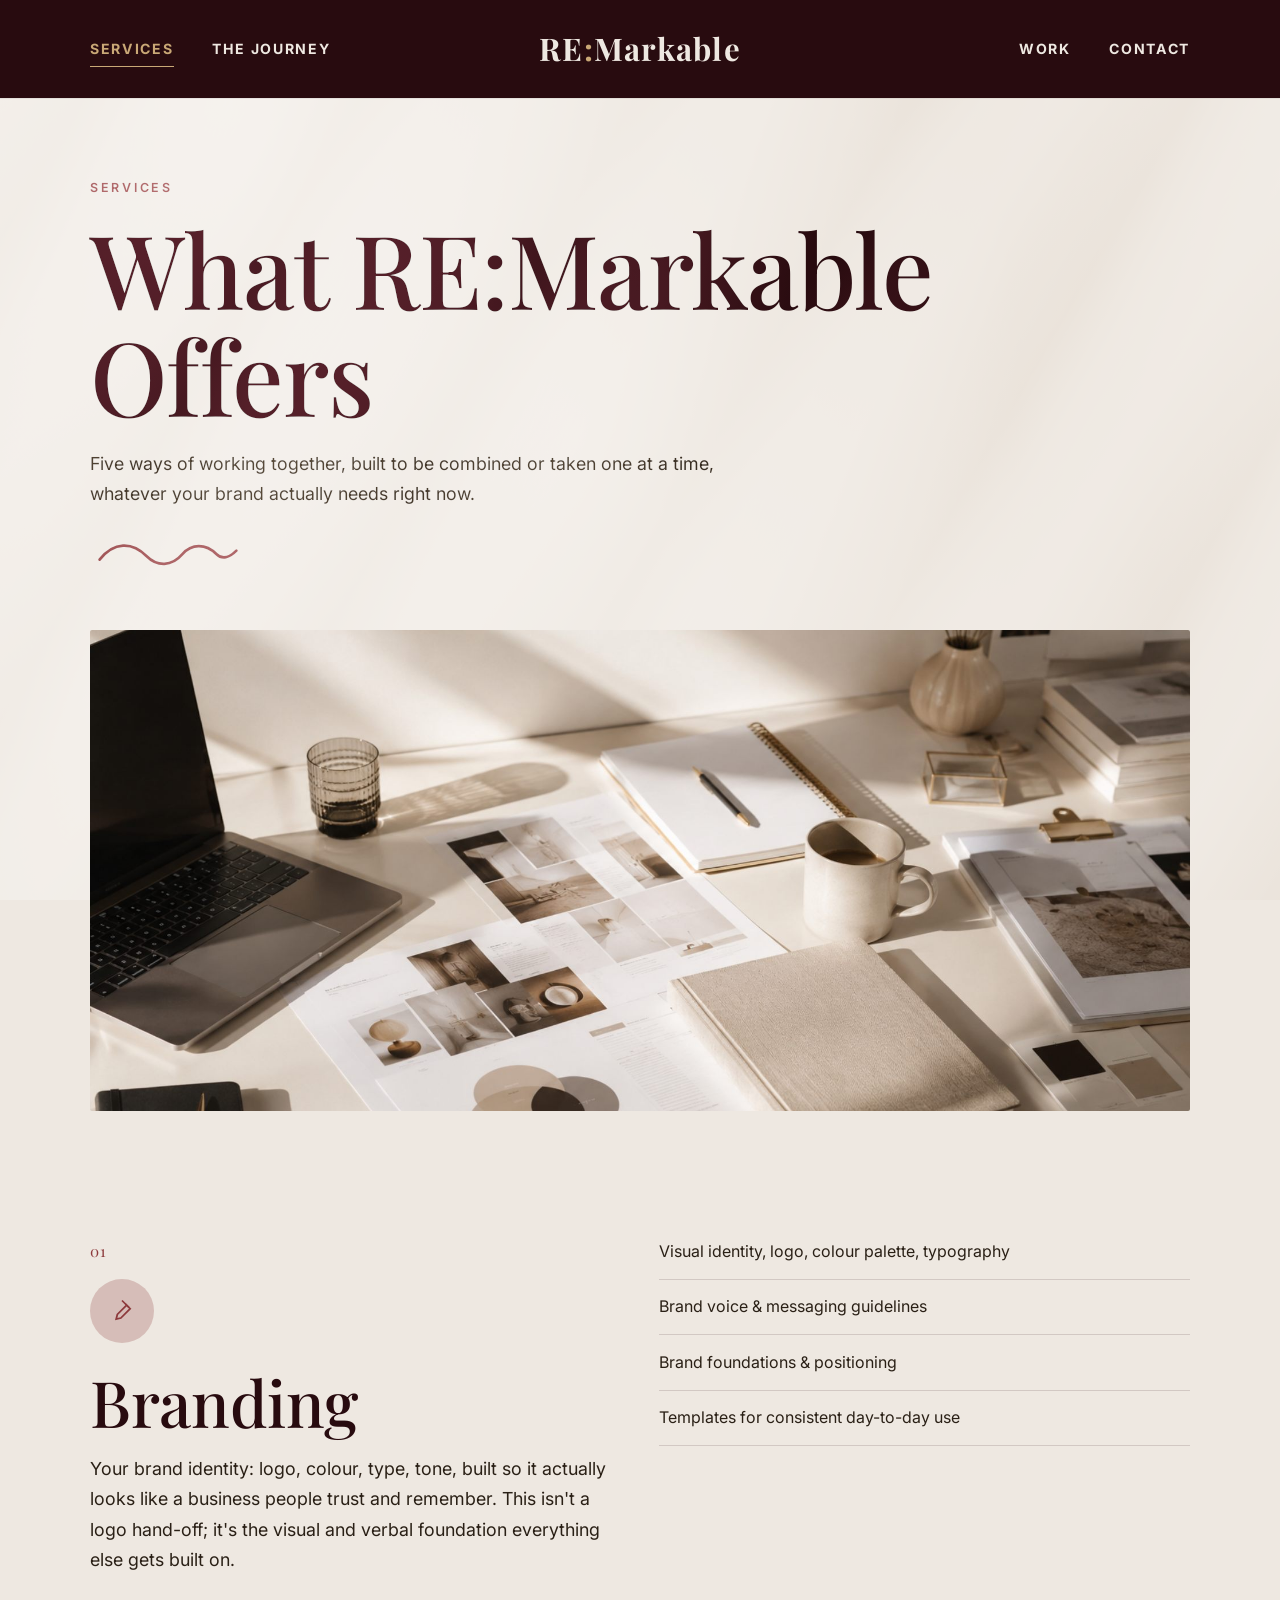
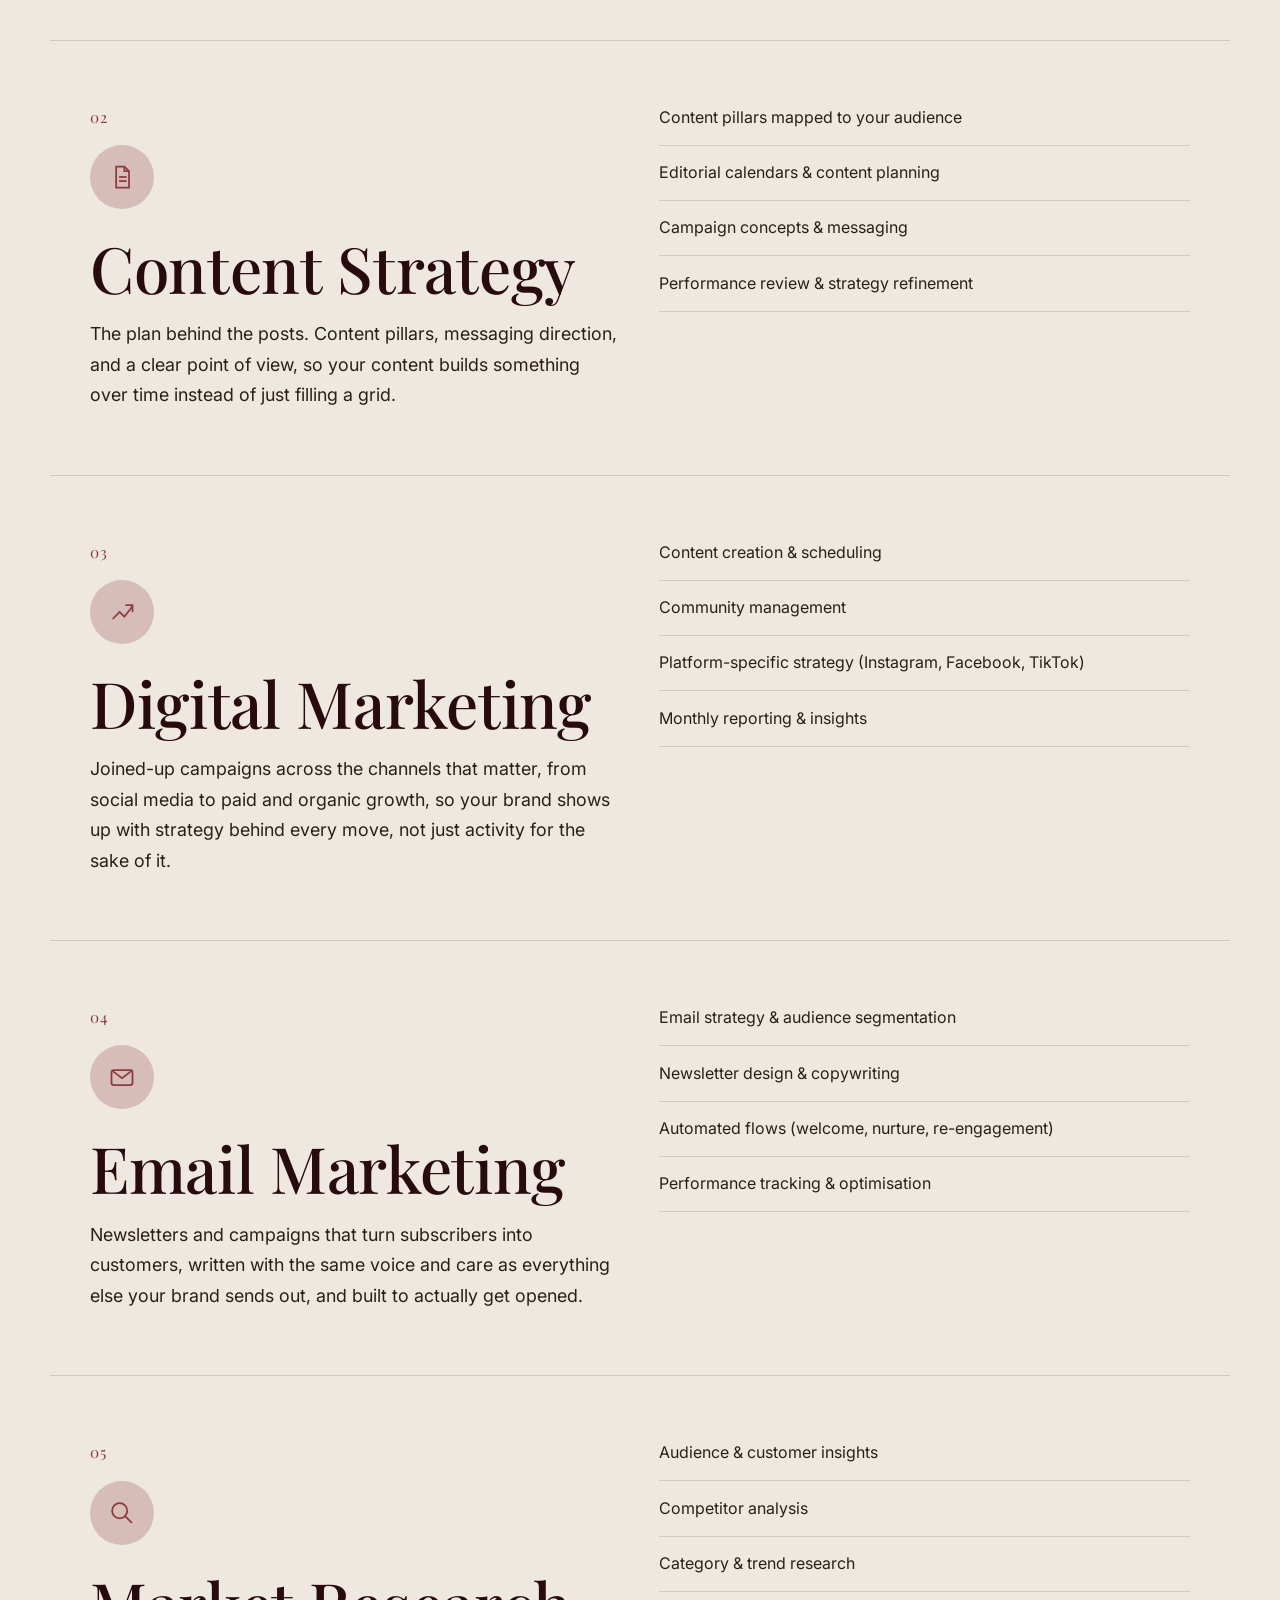
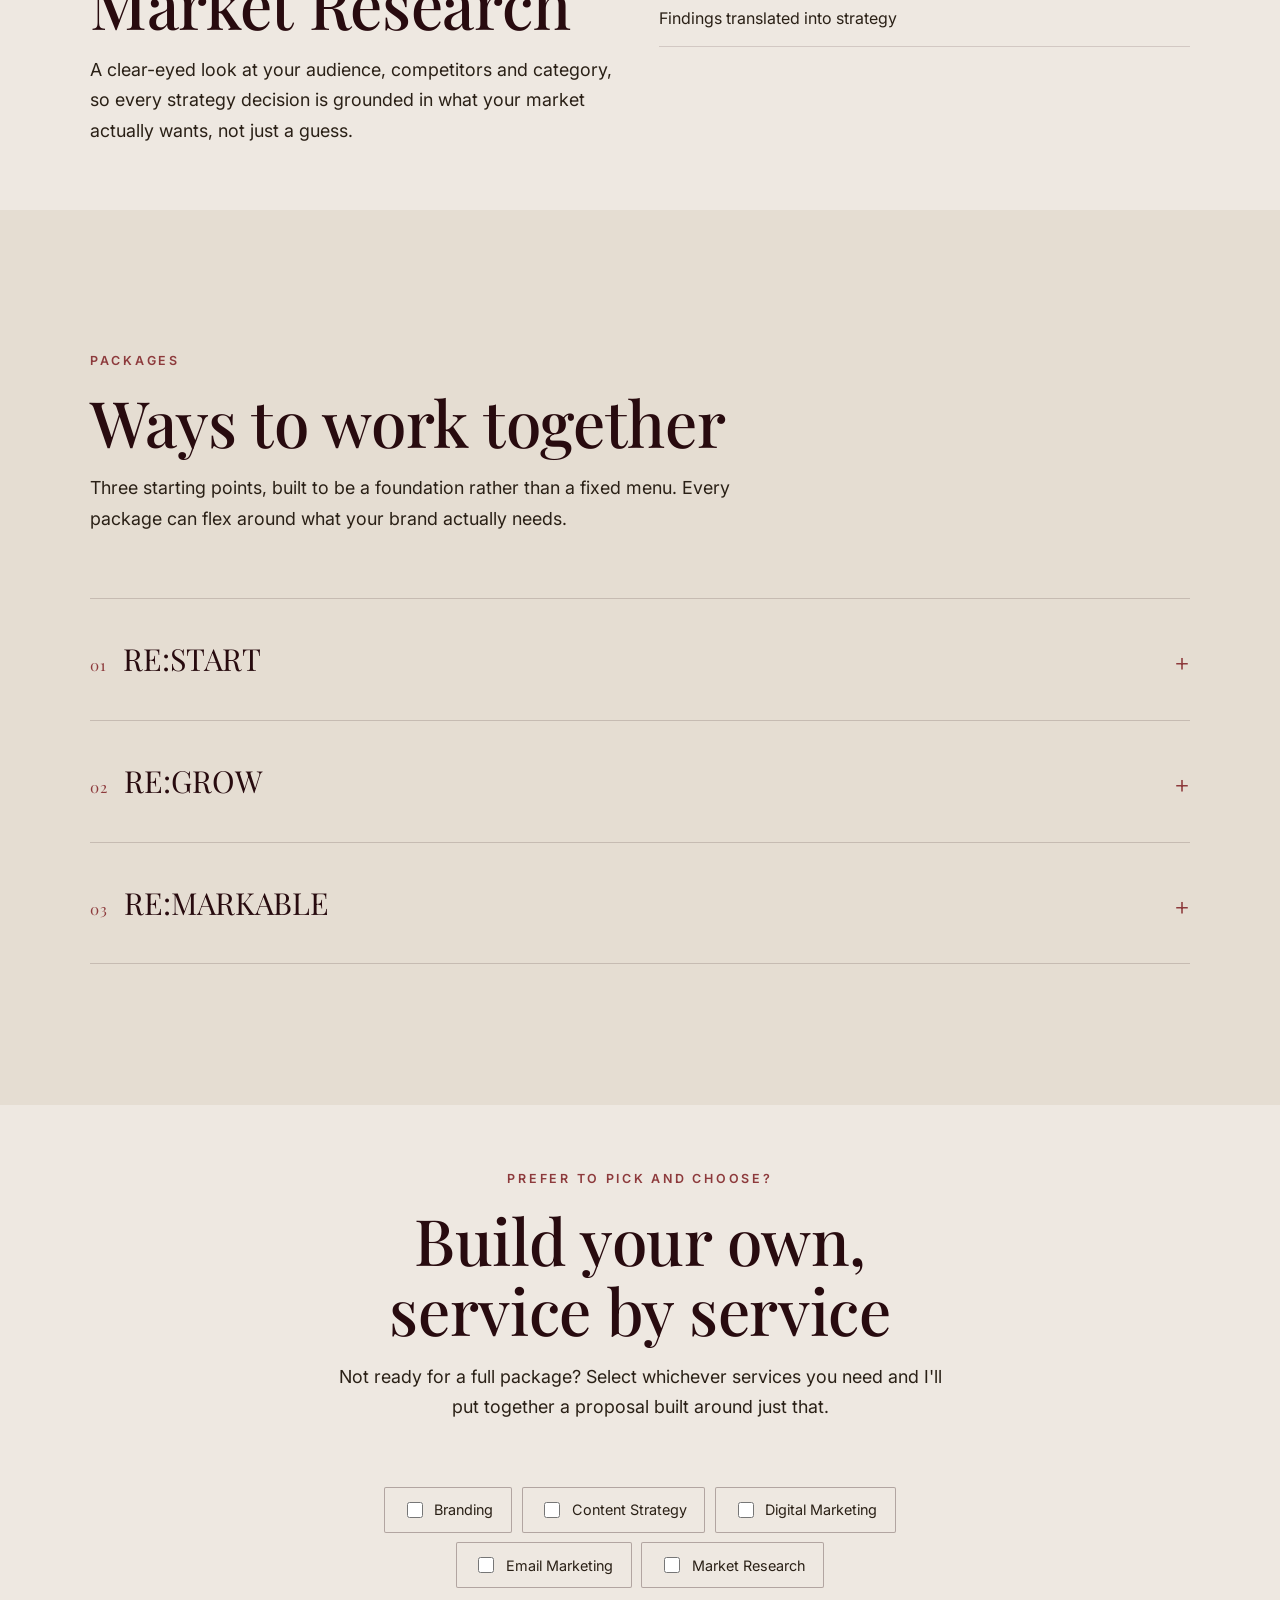
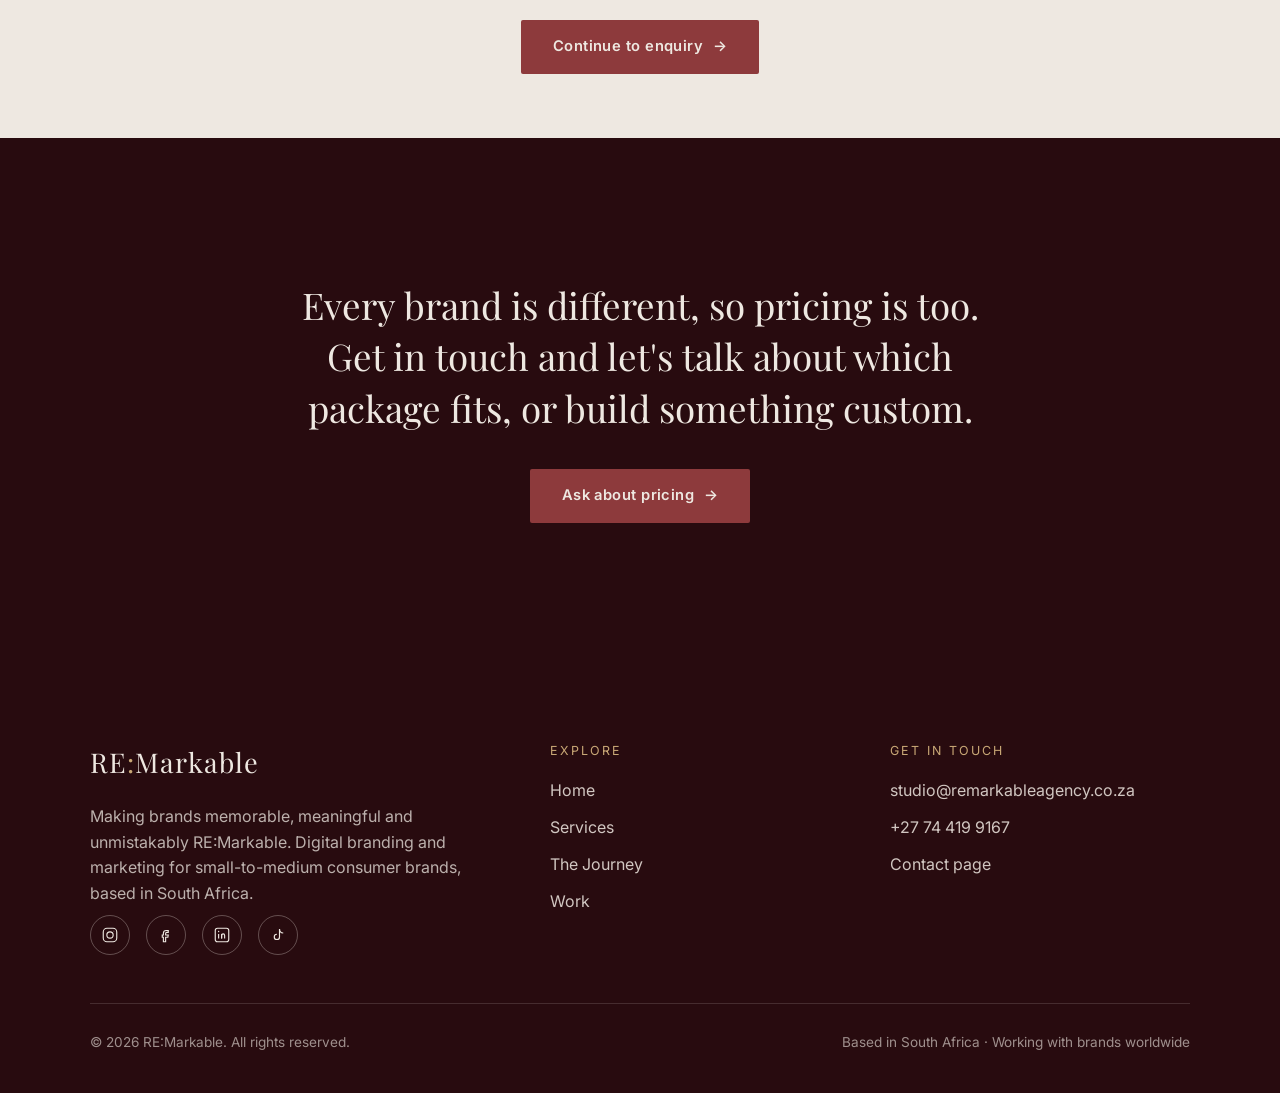
<file: services.html>
<!DOCTYPE html>
<html lang="en">
<head>
  <meta charset="UTF-8">
  <meta name="viewport" content="width=device-width, initial-scale=1.0">
  <title>Services | Branding, Content Strategy &amp; Digital Marketing | RE:Markable</title>
  <meta name="description" content="RE:Markable offers branding, content strategy, digital marketing, email marketing, and market research for small-to-medium consumer brands. Get in touch for pricing tailored to your project.">
  <link rel="canonical" href="https://www.remarkableagency.co.za/services.html">

  <meta property="og:type" content="website">
  <meta property="og:title" content="Services | RE:Markable">
  <meta property="og:description" content="Branding, content strategy, digital marketing, email marketing and market research, presented clearly, built around your brand.">
  <meta property="og:image" content="https://www.remarkableagency.co.za/images/og-image.png">
  <meta property="og:image:width" content="1200">
  <meta property="og:image:height" content="630">
  <meta property="og:url" content="https://www.remarkableagency.co.za/services.html">
  <meta name="twitter:card" content="summary_large_image">
  <meta name="twitter:image" content="https://www.remarkableagency.co.za/images/og-image.png">
  <meta name="theme-color" content="#280B0F">
  <meta name="color-scheme" content="light">

  <link rel="icon" type="image/svg+xml" href="images/favicon.svg">
  <link rel="apple-touch-icon" href="images/apple-touch-icon.png">
  <link rel="preconnect" href="https://fonts.googleapis.com">
  <link rel="preconnect" href="https://fonts.gstatic.com" crossorigin>
  <link href="https://fonts.googleapis.com/css2?family=Playfair+Display:ital,wght@0,400;0,500;0,600;0,700;1,500&family=Inter:wght@400;500;600;700&display=swap" rel="stylesheet">
  <link rel="stylesheet" href="css/style.css">
  <script src="js/main.js" defer></script>
</head>
<body>
  <a class="skip-link" href="#main">Skip to main content</a>
  <div class="scroll-progress" aria-hidden="true"></div>

  <header class="site-header">
    <nav class="nav container" aria-label="Primary">
      <div class="nav__group nav__group--left">
        <a href="services.html" aria-current="page">Services</a>
        <a href="about.html">The Journey</a>
      </div>
      <a href="index.html" class="nav__logo" aria-label="RE:Markable home">RE<span>:</span>Markable</a>
      <div class="nav__group nav__group--right">
        <a href="work.html">Work</a>
        <a href="contact.html">Contact</a>
      </div>
      <button class="nav__toggle" aria-label="Toggle menu" aria-expanded="false" aria-controls="nav-links">
        <svg viewBox="0 0 24 24" fill="none" stroke="currentColor" stroke-width="1.8" stroke-linecap="round" aria-hidden="true">
          <line x1="3" y1="6" x2="21" y2="6"/><line x1="3" y1="12" x2="21" y2="12"/><line x1="3" y1="18" x2="21" y2="18"/>
        </svg>
      </button>
      <div class="nav__links" id="nav-links">
        <a href="index.html">Home</a>
        <a href="services.html" aria-current="page">Services</a>
        <a href="about.html">The Journey</a>
        <a href="work.html">Work</a>
        <a href="contact.html" class="nav__cta">Contact</a>
      </div>
    </nav>
  </header>

  <main id="main">

    <section class="page-intro">
      <div class="container">
        <div class="fade-in">
          <span class="eyebrow">Services</span>
          <h1>What RE:Markable Offers</h1>
          <p class="lede" style="margin-top:1.25rem;">Five ways of working together, built to be combined or taken one at a time, whatever your brand actually needs right now.</p>
          <svg class="fade-in flourish" viewBox="0 0 160 40" fill="none" stroke="currentColor" stroke-width="3" stroke-linecap="round" stroke-linejoin="round" aria-hidden="true" style="margin-top:1.75rem; margin-inline:0;">
            <path pathLength="1" d="M4 24 C 20 4, 40 4, 56 20 C 68 32, 84 32, 96 18 C 106 6, 122 6, 134 18 C 140 24, 148 22, 156 14"/>
          </svg>
        </div>
      </div>
    </section>

    <!-- Services banner image -->
    <section class="section--tight" style="padding-top:0;">
      <div class="container">
        <img
          class="fade-in img-pop"
          src="images/services/services-banner.jpg"
          alt="Branding and marketing strategy moodboard, desk workspace with colour palette and content layouts"
          width="1920" height="1080" style="width:100%; height:auto; aspect-ratio:1600/700; object-fit:cover; border-radius:var(--radius);" loading="lazy" decoding="async">
      </div>
    </section>

    <!-- Branding -->
    <section class="section--tight">
      <div class="container">
        <div class="grid grid--2" style="align-items:start;">
          <div class="fade-in">
            <span class="flat-card__number">01</span>
            <span class="icon-badge"><svg class="flat-card__icon" viewBox="0 0 24 24" fill="none" stroke="#8D3A3C" stroke-width="1.5" aria-hidden="true">
              <path d="M12 3l7 7-8 8-4 1 1-4 8-8"/><path d="M15 6l3 3"/>
            </svg></span>
            <h2>Branding</h2>
            <p class="lede" style="margin-top:1rem;">Your brand identity: logo, colour, type, tone, built so it actually looks like a business people trust and remember. This isn't a logo hand-off; it's the visual and verbal foundation everything else gets built on.</p>
          </div>
          <div class="fade-in">
            <ul class="plain-list">
              <li>Visual identity, logo, colour palette, typography</li>
              <li>Brand voice &amp; messaging guidelines</li>
              <li>Brand foundations &amp; positioning</li>
              <li>Templates for consistent day-to-day use</li>
            </ul>
          </div>
        </div>
      </div>
    </section>

    <hr class="divider container">

    <!-- Content Strategy -->
    <section class="section--tight">
      <div class="container">
        <div class="grid grid--2" style="align-items:start;">
          <div class="fade-in">
            <span class="flat-card__number">02</span>
            <span class="icon-badge"><svg class="flat-card__icon" viewBox="0 0 24 24" fill="none" stroke="#8D3A3C" stroke-width="1.5" aria-hidden="true">
              <path d="M7 3h7l4 4v14H7z"/><path d="M14 3v4h4"/><line x1="9.5" y1="12" x2="16" y2="12"/><line x1="9.5" y1="15.5" x2="16" y2="15.5"/>
            </svg></span>
            <h2>Content Strategy</h2>
            <p class="lede" style="margin-top:1rem;">The plan behind the posts. Content pillars, messaging direction, and a clear point of view, so your content builds something over time instead of just filling a grid.</p>
          </div>
          <div class="fade-in">
            <ul class="plain-list">
              <li>Content pillars mapped to your audience</li>
              <li>Editorial calendars &amp; content planning</li>
              <li>Campaign concepts &amp; messaging</li>
              <li>Performance review &amp; strategy refinement</li>
            </ul>
          </div>
        </div>
      </div>
    </section>

    <hr class="divider container">

    <!-- Digital Marketing -->
    <section class="section--tight">
      <div class="container">
        <div class="grid grid--2" style="align-items:start;">
          <div class="fade-in">
            <span class="flat-card__number">03</span>
            <span class="icon-badge"><svg class="flat-card__icon" viewBox="0 0 24 24" fill="none" stroke="#8D3A3C" stroke-width="1.5" aria-hidden="true">
              <path d="M4 18l6-6 4 4 7-9"/><path d="M15 6h6v6"/>
            </svg></span>
            <h2>Digital Marketing</h2>
            <p class="lede" style="margin-top:1rem;">Joined-up campaigns across the channels that matter, from social media to paid and organic growth, so your brand shows up with strategy behind every move, not just activity for the sake of it.</p>
          </div>
          <div class="fade-in">
            <ul class="plain-list">
              <li>Content creation &amp; scheduling</li>
              <li>Community management</li>
              <li>Platform-specific strategy (Instagram, Facebook, TikTok)</li>
              <li>Monthly reporting &amp; insights</li>
            </ul>
          </div>
        </div>
      </div>
    </section>

    <hr class="divider container">

    <!-- Email Marketing -->
    <section class="section--tight">
      <div class="container">
        <div class="grid grid--2" style="align-items:start;">
          <div class="fade-in">
            <span class="flat-card__number">04</span>
            <span class="icon-badge"><svg class="flat-card__icon" viewBox="0 0 24 24" fill="none" stroke="#8D3A3C" stroke-width="1.5" aria-hidden="true">
              <rect x="3" y="6" width="18" height="13" rx="2"/><path d="M4 7l8 6 8-6"/>
            </svg></span>
            <h2>Email Marketing</h2>
            <p class="lede" style="margin-top:1rem;">Newsletters and campaigns that turn subscribers into customers, written with the same voice and care as everything else your brand sends out, and built to actually get opened.</p>
          </div>
          <div class="fade-in">
            <ul class="plain-list">
              <li>Email strategy &amp; audience segmentation</li>
              <li>Newsletter design &amp; copywriting</li>
              <li>Automated flows (welcome, nurture, re-engagement)</li>
              <li>Performance tracking &amp; optimisation</li>
            </ul>
          </div>
        </div>
      </div>
    </section>

    <hr class="divider container">

    <!-- Market Research -->
    <section class="section--tight">
      <div class="container">
        <div class="grid grid--2" style="align-items:start;">
          <div class="fade-in">
            <span class="flat-card__number">05</span>
            <span class="icon-badge"><svg class="flat-card__icon" viewBox="0 0 24 24" fill="none" stroke="#8D3A3C" stroke-width="1.5" aria-hidden="true">
              <circle cx="10" cy="10" r="6.5"/><line x1="14.8" y1="14.8" x2="20.5" y2="20.5"/>
            </svg></span>
            <h2>Market Research</h2>
            <p class="lede" style="margin-top:1rem;">A clear-eyed look at your audience, competitors and category, so every strategy decision is grounded in what your market actually wants, not just a guess.</p>
          </div>
          <div class="fade-in">
            <ul class="plain-list">
              <li>Audience &amp; customer insights</li>
              <li>Competitor analysis</li>
              <li>Category &amp; trend research</li>
              <li>Findings translated into strategy</li>
            </ul>
          </div>
        </div>
      </div>
    </section>

    <!-- Packages -->
    <section class="section--cream-tint">
      <div class="container">
        <div class="section-head fade-in">
          <span class="eyebrow">Packages</span>
          <h2>Ways to work together</h2>
          <p class="lede" style="margin-top:1rem;">Three starting points, built to be a foundation rather than a fixed menu. Every package can flex around what your brand actually needs.</p>
        </div>

        <div class="package-list fade-in">

          <details class="package-item">
            <summary>
              <div class="package-item__heading">
                <span class="package-item__number">01</span>
                <span class="package-item__name">RE:START</span>
              </div>
              <span aria-hidden="true"></span>
            </summary>
            <p class="package-item__tagline">For a small business that needs help establishing its marketing.</p>
            <div class="package-item__body">
              <ul class="plain-list package-item__list">
                <li>Marketing mini-audit</li>
                <li>Basic competitor research</li>
                <li>Monthly content strategy</li>
                <li>Content calendar</li>
                <li>6 content pieces</li>
                <li>2 Reels / short-form videos</li>
                <li>1 social platform</li>
                <li>Basic scheduling</li>
                <li>Brand consistency</li>
                <li>Monthly mini-report</li>
              </ul>
            </div>
            <div class="package-item__meta">
              <div><strong>Meetings</strong> 30-minute monthly meeting</div>
            </div>
            <div class="package-item__cta">
              <a href="contact.html" class="btn btn--outline">Enquire about RE:START</a>
            </div>
          </details>

          <details class="package-item">
            <summary>
              <div class="package-item__heading">
                <span class="package-item__number">02</span>
                <span class="package-item__name">RE:GROW</span>
              </div>
              <span aria-hidden="true"></span>
            </summary>
            <p class="package-item__tagline">For small businesses ready to move from posting to a real monthly marketing strategy.</p>
            <div class="package-item__body">
              <ul class="plain-list package-item__list">
                <li>Marketing strategy</li>
                <li>Competitor research</li>
                <li>Audience research</li>
                <li>Monthly content strategy</li>
                <li>Content calendar</li>
                <li>10 content pieces</li>
                <li>3 Reels</li>
                <li>Up to 2 social platforms</li>
                <li>Email marketing, 1 campaign per month</li>
                <li>Campaign planning</li>
                <li>Basic community management</li>
                <li>Brand consistency</li>
                <li>Monthly reporting &amp; insights</li>
              </ul>
            </div>
            <div class="package-item__meta">
              <div><strong>Meetings</strong> 45-minute monthly strategy meeting</div>
            </div>
            <div class="package-item__cta">
              <a href="contact.html" class="btn btn--primary">Enquire about RE:GROW</a>
            </div>
          </details>

          <details class="package-item">
            <summary>
              <div class="package-item__heading">
                <span class="package-item__number">03</span>
                <span class="package-item__name">RE:MARKABLE</span>
              </div>
              <span aria-hidden="true"></span>
            </summary>
            <p class="package-item__tagline">For a small business that wants more comprehensive support.</p>
            <div class="package-item__body">
              <ul class="plain-list package-item__list">
                <li>Full marketing strategy</li>
                <li>Competitor &amp; market research</li>
                <li>Audience insights</li>
                <li>12 content pieces</li>
                <li>4 Reels</li>
                <li>Up to 3 platforms</li>
                <li>2 email campaigns</li>
                <li>1 campaign strategy per month</li>
                <li>Brand / visual direction</li>
                <li>Content strategy</li>
                <li>Digital marketing recommendations</li>
                <li>Monthly performance report</li>
              </ul>
            </div>
            <div class="package-item__meta">
              <div><strong>Meetings</strong> 60-minute strategy meeting, plus a quarterly strategic review</div>
            </div>
            <div class="package-item__cta">
              <a href="contact.html" class="btn btn--outline">Enquire about RE:MARKABLE</a>
            </div>
          </details>

        </div>
      </div>
    </section>

    <!-- Build your own -->
    <section class="section--tight">
      <div class="container" style="max-width:44rem;">
        <div class="section-head center fade-in">
          <span class="eyebrow">Prefer to Pick and Choose?</span>
          <h2>Build your own, service by service</h2>
          <p class="lede" style="margin-top:1rem; text-align:center; margin-inline:auto;">Not ready for a full package? Select whichever services you need and I'll put together a proposal built around just that.</p>
        </div>
        <form id="service-picker" class="fade-in" style="margin-top:2.5rem;">
          <div class="checkbox-group" style="justify-content:center;">
            <label class="checkbox-option"><input type="checkbox" name="service" value="Branding"> Branding</label>
            <label class="checkbox-option"><input type="checkbox" name="service" value="Content Strategy"> Content Strategy</label>
            <label class="checkbox-option"><input type="checkbox" name="service" value="Digital Marketing"> Digital Marketing</label>
            <label class="checkbox-option"><input type="checkbox" name="service" value="Email Marketing"> Email Marketing</label>
            <label class="checkbox-option"><input type="checkbox" name="service" value="Market Research"> Market Research</label>
          </div>
          <div class="text-center" style="margin-top:2rem;">
            <button type="submit" class="btn btn--primary">Continue to enquiry</button>
          </div>
        </form>
      </div>
    </section>

    <!-- Pricing note -->
    <section class="section--forest">
      <div class="container">
        <div class="statement fade-in">
          <p>Every brand is different, so pricing is too. Get in touch and let's talk about which package fits, or build something custom.</p>
        </div>
        <div class="text-center fade-in" style="margin-top:2.25rem;">
          <a href="contact.html" class="btn btn--primary">Ask about pricing</a>
        </div>
      </div>
    </section>

  </main>

  <footer class="site-footer">
    <div class="container">
      <div class="footer__grid">
        <div>
          <div class="footer__brand">RE<span>:</span>Markable</div>
          <p class="footer__tagline">Making brands memorable, meaningful and unmistakably RE:Markable. Digital branding and marketing for small-to-medium consumer brands, based in South Africa.</p>
          <div class="footer__social">
            <a href="https://www.instagram.com/re_markable.co/" target="_blank" rel="noopener noreferrer" aria-label="RE:Markable on Instagram">
              <svg viewBox="0 0 24 24" fill="none" stroke="currentColor" stroke-width="1.5" aria-hidden="true"><rect x="3" y="3" width="18" height="18" rx="5"/><circle cx="12" cy="12" r="4.2"/><circle cx="17.2" cy="6.8" r="0.6" fill="currentColor" stroke="none"/></svg>
            </a>
            <a href="https://www.facebook.com/profile.php?id=61593287202210" target="_blank" rel="noopener noreferrer" aria-label="RE:Markable on Facebook">
              <svg viewBox="0 0 24 24" fill="none" stroke="currentColor" stroke-width="1.5" aria-hidden="true"><path d="M15 8.5h-2a1.5 1.5 0 0 0-1.5 1.5v2H15l-.5 3H11.5V21h-3v-6H7v-3h1.5V9.8C8.5 7.1 9.9 6 12.3 6H15v2.5z"/></svg>
            </a>
            <a href="https://www.linkedin.com/company/144606965/" target="_blank" rel="noopener noreferrer" aria-label="RE:Markable on LinkedIn">
              <svg viewBox="0 0 24 24" fill="none" stroke="currentColor" stroke-width="1.5" aria-hidden="true"><rect x="3" y="3" width="18" height="18" rx="3"/><circle cx="7.5" cy="7.3" r="0.9" fill="currentColor" stroke="none"/><line x1="7.5" y1="10.5" x2="7.5" y2="16.5"/><path d="M11.5 16.5v-4a2 2 0 0 1 4 0v4"/><line x1="11.5" y1="10.5" x2="11.5" y2="16.5"/></svg>
            </a>
            <a href="https://www.tiktok.com/@remarkable.co" target="_blank" rel="noopener noreferrer" aria-label="RE:Markable on TikTok">
              <svg viewBox="0 0 24 24" fill="none" stroke="currentColor" stroke-width="1.5" aria-hidden="true"><path d="M14 4v10.5a3.5 3.5 0 1 1-3.5-3.5"/><path d="M14 4c0 3 2.2 5.2 5 5.4"/></svg>
            </a>
          </div>
        </div>
        <div>
          <div class="footer__heading">Explore</div>
          <ul class="footer__links">
            <li><a href="index.html">Home</a></li>
            <li><a href="services.html">Services</a></li>
            <li><a href="about.html">The Journey</a></li>
            <li><a href="work.html">Work</a></li>
          </ul>
        </div>
        <div>
          <div class="footer__heading">Get in Touch</div>
          <ul class="footer__links">
            <li><a href="mailto:studio@remarkableagency.co.za">studio@remarkableagency.co.za</a></li>
            <li><a href="tel:+27744199167">+27 74 419 9167</a></li>
            <li><a href="contact.html">Contact page</a></li>
          </ul>
        </div>
      </div>
      <div class="footer__bottom">
        <span>&copy; 2026 RE:Markable. All rights reserved.</span>
        <span>Based in South Africa · Working with brands worldwide</span>
      </div>
    </div>
  </footer>
</body>
</html>
</file>
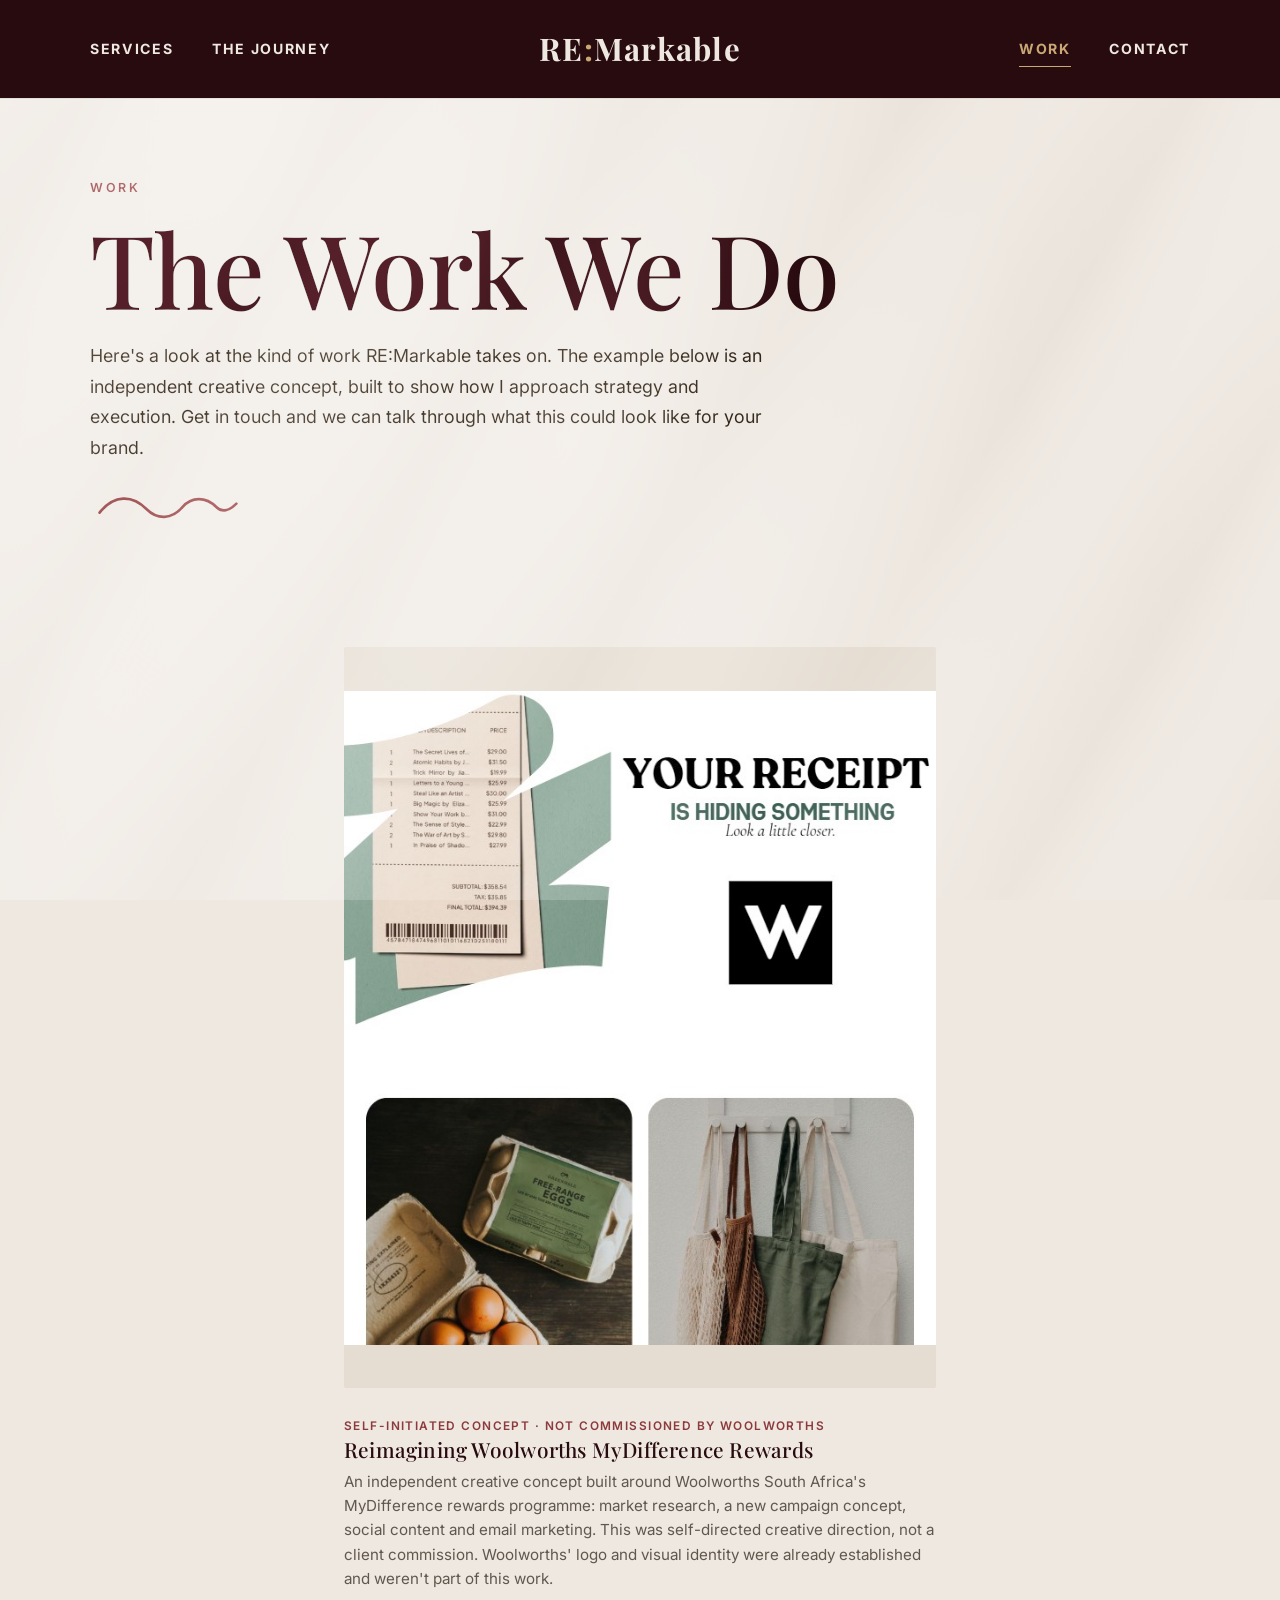
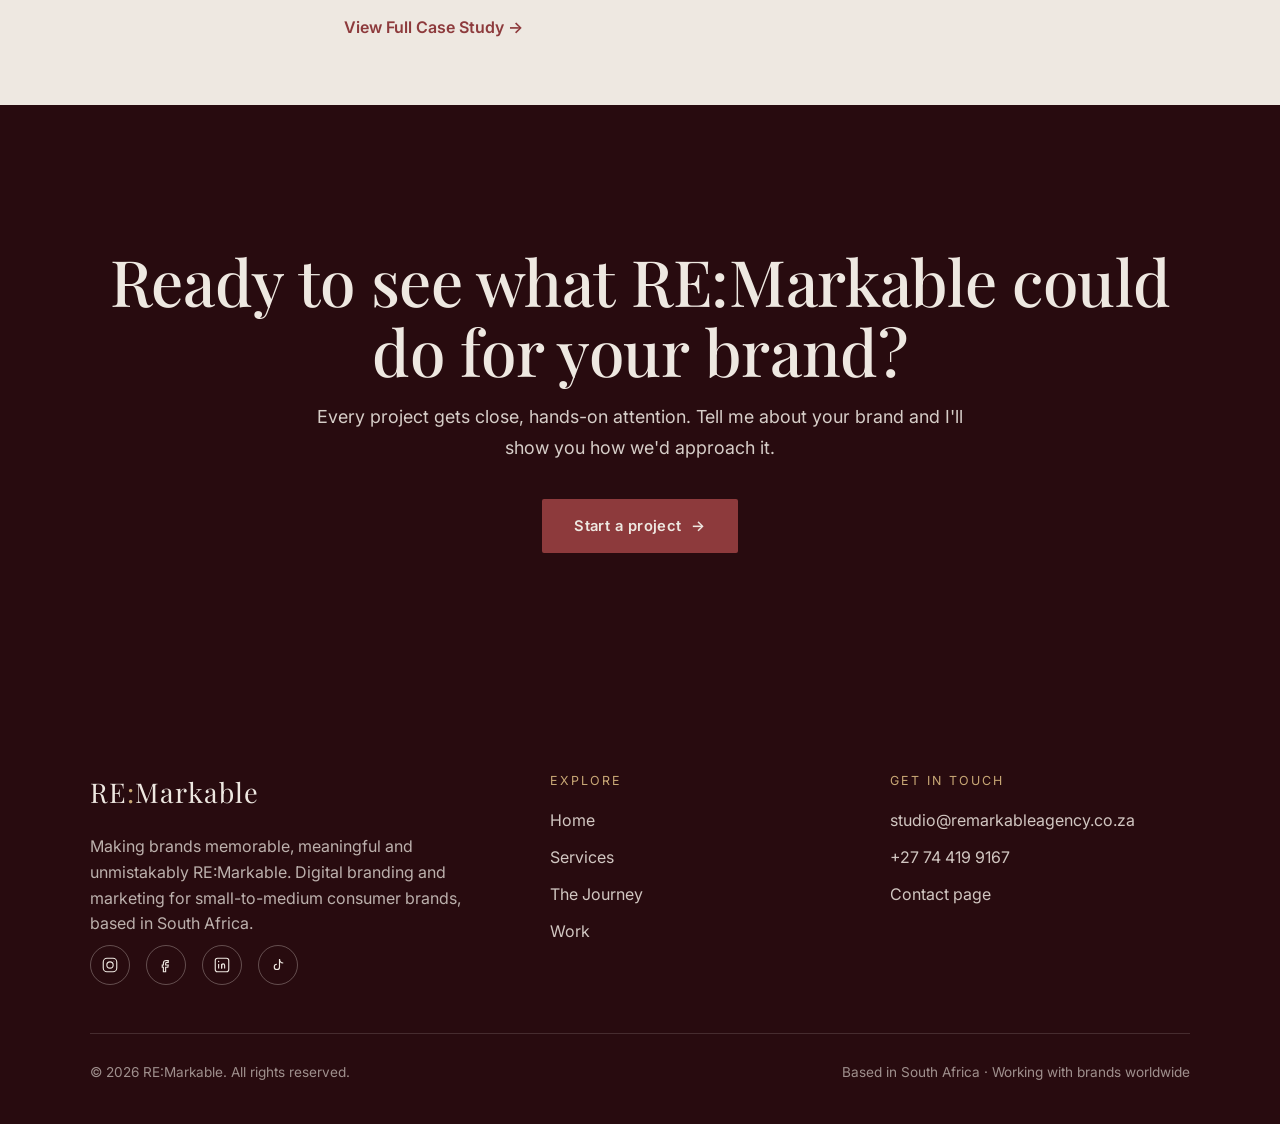
<file: work.html>
<!DOCTYPE html>
<html lang="en">
<head>
  <meta charset="UTF-8">
  <meta name="viewport" content="width=device-width, initial-scale=1.0">
  <title>Work | RE:Markable</title>
  <meta name="description" content="A look at the kind of branding and marketing work RE:Markable takes on, including independent creative concepts. Get in touch to talk through what this could look like for your brand.">
  <link rel="canonical" href="https://www.remarkableagency.co.za/work.html">

  <meta property="og:type" content="website">
  <meta property="og:title" content="Work | RE:Markable">
  <meta property="og:description" content="A look at the kind of branding and marketing work RE:Markable takes on, including independent creative concepts.">
  <meta property="og:image" content="https://www.remarkableagency.co.za/images/og-image.png">
  <meta property="og:image:width" content="1200">
  <meta property="og:image:height" content="630">
  <meta property="og:url" content="https://www.remarkableagency.co.za/work.html">
  <meta name="twitter:card" content="summary_large_image">
  <meta name="twitter:image" content="https://www.remarkableagency.co.za/images/og-image.png">
  <meta name="theme-color" content="#280B0F">
  <meta name="color-scheme" content="light">

  <link rel="icon" type="image/svg+xml" href="images/favicon.svg">
  <link rel="apple-touch-icon" href="images/apple-touch-icon.png">
  <link rel="preconnect" href="https://fonts.googleapis.com">
  <link rel="preconnect" href="https://fonts.gstatic.com" crossorigin>
  <link href="https://fonts.googleapis.com/css2?family=Playfair+Display:ital,wght@0,400;0,500;0,600;0,700;1,500&family=Inter:wght@400;500;600;700&display=swap" rel="stylesheet">
  <link rel="stylesheet" href="css/style.css">
  <script src="js/main.js" defer></script>
</head>
<body>
  <a class="skip-link" href="#main">Skip to main content</a>
  <div class="scroll-progress" aria-hidden="true"></div>

  <header class="site-header">
    <nav class="nav container" aria-label="Primary">
      <div class="nav__group nav__group--left">
        <a href="services.html">Services</a>
        <a href="about.html">The Journey</a>
      </div>
      <a href="index.html" class="nav__logo" aria-label="RE:Markable home">RE<span>:</span>Markable</a>
      <div class="nav__group nav__group--right">
        <a href="work.html" aria-current="page">Work</a>
        <a href="contact.html">Contact</a>
      </div>
      <button class="nav__toggle" aria-label="Toggle menu" aria-expanded="false" aria-controls="nav-links">
        <svg viewBox="0 0 24 24" fill="none" stroke="currentColor" stroke-width="1.8" stroke-linecap="round" aria-hidden="true">
          <line x1="3" y1="6" x2="21" y2="6"/><line x1="3" y1="12" x2="21" y2="12"/><line x1="3" y1="18" x2="21" y2="18"/>
        </svg>
      </button>
      <div class="nav__links" id="nav-links">
        <a href="index.html">Home</a>
        <a href="services.html">Services</a>
        <a href="about.html">The Journey</a>
        <a href="work.html" aria-current="page">Work</a>
        <a href="contact.html" class="nav__cta">Contact</a>
      </div>
    </nav>
  </header>

  <main id="main">

    <section class="page-intro">
      <div class="container">
        <div class="fade-in">
          <span class="eyebrow">Work</span>
          <h1>The Work We Do</h1>
          <p class="lede" style="margin-top:1.25rem;">Here's a look at the kind of work RE:Markable takes on. The example below is an independent creative concept, built to show how I approach strategy and execution. Get in touch and we can talk through what this could look like for your brand.</p>
          <svg class="fade-in flourish" viewBox="0 0 160 40" fill="none" stroke="currentColor" stroke-width="3" stroke-linecap="round" stroke-linejoin="round" aria-hidden="true" style="margin-top:1.75rem; margin-inline:0;">
            <path pathLength="1" d="M4 24 C 20 4, 40 4, 56 20 C 68 32, 84 32, 96 18 C 106 6, 122 6, 134 18 C 140 24, 148 22, 156 14"/>
          </svg>
        </div>
      </div>
    </section>

    <!--
      Swap in real projects as they're ready: replace each placeholder image src
      (images/placeholders/work-project-N-placeholder.svg) with a real photo, update
      the alt text, and turn the meta label / title / description into the specific
      case study (client type, what was done, the result).
    -->
    <section class="section--tight">
      <div class="container" style="max-width:42rem;">

        <article class="shop-card fade-in">
          <div class="shop-card__image-wrap">
            <img
              class="shop-card__image fade-in img-pop"
              src="images/work/receipt-concept.jpg"
              alt="Concept ad design for the Woolworths MyDifference rewards campaign, 'Your Receipt Is Hiding Something'"
              width="671" height="741" loading="lazy" decoding="async"
              style="aspect-ratio: 4/3; object-fit: contain; background: var(--cream-tint);">
          </div>
          <span class="shop-card__meta">Self-Initiated Concept · Not Commissioned by Woolworths</span>
          <h3 class="shop-card__title">Reimagining Woolworths MyDifference Rewards</h3>
          <p class="shop-card__desc">An independent creative concept built around Woolworths South Africa's MyDifference rewards programme: market research, a new campaign concept, social content and email marketing. This was self-directed creative direction, not a client commission. Woolworths' logo and visual identity were already established and weren't part of this work.</p>
          <div style="margin-top:1.5rem;">
            <a href="https://remarkable-portfolio.my.canva.site/strategy-creativity-connection-growth" target="_blank" rel="noopener noreferrer" class="btn--text">View Full Case Study →</a>
          </div>
        </article>

      </div>
    </section>

    <section class="section--forest">
      <div class="container text-center fade-in">
        <h2>Ready to see what RE:Markable could do for your brand?</h2>
        <p class="lede" style="margin-inline:auto; text-align:center; margin-top:1rem;">Every project gets close, hands-on attention. Tell me about your brand and I'll show you how we'd approach it.</p>
        <div style="margin-top:2.25rem;">
          <a href="contact.html" class="btn btn--primary">Start a project</a>
        </div>
      </div>
    </section>

  </main>

  <footer class="site-footer">
    <div class="container">
      <div class="footer__grid">
        <div>
          <div class="footer__brand">RE<span>:</span>Markable</div>
          <p class="footer__tagline">Making brands memorable, meaningful and unmistakably RE:Markable. Digital branding and marketing for small-to-medium consumer brands, based in South Africa.</p>
          <div class="footer__social">
            <a href="https://www.instagram.com/re_markable.co/" target="_blank" rel="noopener noreferrer" aria-label="RE:Markable on Instagram">
              <svg viewBox="0 0 24 24" fill="none" stroke="currentColor" stroke-width="1.5" aria-hidden="true"><rect x="3" y="3" width="18" height="18" rx="5"/><circle cx="12" cy="12" r="4.2"/><circle cx="17.2" cy="6.8" r="0.6" fill="currentColor" stroke="none"/></svg>
            </a>
            <a href="https://www.facebook.com/profile.php?id=61593287202210" target="_blank" rel="noopener noreferrer" aria-label="RE:Markable on Facebook">
              <svg viewBox="0 0 24 24" fill="none" stroke="currentColor" stroke-width="1.5" aria-hidden="true"><path d="M15 8.5h-2a1.5 1.5 0 0 0-1.5 1.5v2H15l-.5 3H11.5V21h-3v-6H7v-3h1.5V9.8C8.5 7.1 9.9 6 12.3 6H15v2.5z"/></svg>
            </a>
            <a href="https://www.linkedin.com/company/144606965/" target="_blank" rel="noopener noreferrer" aria-label="RE:Markable on LinkedIn">
              <svg viewBox="0 0 24 24" fill="none" stroke="currentColor" stroke-width="1.5" aria-hidden="true"><rect x="3" y="3" width="18" height="18" rx="3"/><circle cx="7.5" cy="7.3" r="0.9" fill="currentColor" stroke="none"/><line x1="7.5" y1="10.5" x2="7.5" y2="16.5"/><path d="M11.5 16.5v-4a2 2 0 0 1 4 0v4"/><line x1="11.5" y1="10.5" x2="11.5" y2="16.5"/></svg>
            </a>
            <a href="https://www.tiktok.com/@remarkable.co" target="_blank" rel="noopener noreferrer" aria-label="RE:Markable on TikTok">
              <svg viewBox="0 0 24 24" fill="none" stroke="currentColor" stroke-width="1.5" aria-hidden="true"><path d="M14 4v10.5a3.5 3.5 0 1 1-3.5-3.5"/><path d="M14 4c0 3 2.2 5.2 5 5.4"/></svg>
            </a>
          </div>
        </div>
        <div>
          <div class="footer__heading">Explore</div>
          <ul class="footer__links">
            <li><a href="index.html">Home</a></li>
            <li><a href="services.html">Services</a></li>
            <li><a href="about.html">The Journey</a></li>
            <li><a href="work.html">Work</a></li>
          </ul>
        </div>
        <div>
          <div class="footer__heading">Get in Touch</div>
          <ul class="footer__links">
            <li><a href="mailto:studio@remarkableagency.co.za">studio@remarkableagency.co.za</a></li>
            <li><a href="tel:+27744199167">+27 74 419 9167</a></li>
            <li><a href="contact.html">Contact page</a></li>
          </ul>
        </div>
      </div>
      <div class="footer__bottom">
        <span>&copy; 2026 RE:Markable. All rights reserved.</span>
        <span>Based in South Africa · Working with brands worldwide</span>
      </div>
    </div>
  </footer>
</body>
</html>
</file>
<file: css/style.css>
/* ==========================================================================
   RE:Markable | Design System
   Cream #EEE8E1 · Burgundy #8D3A3C · Forest #280B0F
   ========================================================================== */

:root {
  color-scheme: light;
  --cream: #EEE8E1;
  --cream-tint: #E5DDD2;
  --burgundy: #8D3A3C;
  --burgundy-dark: #3B1319;
  --burgundy-tint: #D6BDB8;
  --forest: #280B0F;
  --forest-dark: #1C080B;
  --forest-tint: #D5CCC1;
  --ink: #2A2016;

  --font-heading: 'Playfair Display', Georgia, 'Times New Roman', serif;
  --font-body: 'Inter', -apple-system, BlinkMacSystemFont, 'Segoe UI', sans-serif;

  --container-width: 1180px;
  --section-padding: clamp(5rem, 11vw, 9.5rem);
  --radius: 2px;

  --transition: 250ms cubic-bezier(0.4, 0, 0.2, 1);
  --bounce: 450ms cubic-bezier(0.34, 1.56, 0.64, 1);
}

/* ---------- Reset ---------- */
*, *::before, *::after { box-sizing: border-box; }
html { scroll-behavior: smooth; }
body, h1, h2, h3, h4, p, figure, blockquote, dl, dd { margin: 0; }
ul, ol { margin: 0; padding: 0; list-style: none; }
img { max-width: 100%; display: block; }
a { color: inherit; text-decoration: none; }
button { font: inherit; color: inherit; background: none; border: none; cursor: pointer; }
input, textarea, select { font: inherit; color: inherit; }

@media (prefers-reduced-motion: reduce) {
  html { scroll-behavior: auto; }
  *, *::before, *::after {
    animation-duration: 0.01ms !important;
    animation-iteration-count: 1 !important;
    transition-duration: 0.01ms !important;
    scroll-behavior: auto !important;
  }
}

/* ---------- Base ---------- */
body {
  background: var(--cream);
  color: var(--ink);
  font-family: var(--font-body);
  font-size: 16px;
  line-height: 1.6;
  -webkit-font-smoothing: antialiased;
  position: relative;
}

body::before {
  content: '';
  position: fixed;
  inset: 0;
  z-index: 1;
  pointer-events: none;
  opacity: 1;
  mix-blend-mode: soft-light;
  background-image:
    repeating-linear-gradient(120deg, rgba(255,255,255,0.26) 0px, rgba(255,255,255,0.06) 60px, rgba(0,0,0,0.1) 120px, rgba(255,255,255,0.2) 180px, rgba(255,255,255,0.26) 240px),
    radial-gradient(ellipse 55% 140% at 18% 12%, rgba(255,255,255,0.75) 0%, rgba(255,255,255,0) 58%),
    radial-gradient(ellipse 48% 130% at 78% 22%, rgba(0,0,0,0.2) 0%, rgba(0,0,0,0) 62%),
    radial-gradient(ellipse 60% 150% at 45% 48%, rgba(255,255,255,0.6) 0%, rgba(255,255,255,0) 58%),
    radial-gradient(ellipse 42% 120% at 90% 65%, rgba(0,0,0,0.18) 0%, rgba(0,0,0,0) 55%),
    radial-gradient(ellipse 65% 160% at 8% 78%, rgba(255,255,255,0.55) 0%, rgba(255,255,255,0) 62%),
    radial-gradient(ellipse 50% 140% at 60% 92%, rgba(0,0,0,0.16) 0%, rgba(0,0,0,0) 58%),
    linear-gradient(128deg, rgba(255,255,255,0.22) 0%, rgba(0,0,0,0.1) 45%, rgba(255,255,255,0.2) 75%, rgba(0,0,0,0.08) 100%);
}

::selection {
  background: var(--burgundy);
  color: var(--cream);
}

h1, h2, h3, h4 {
  font-family: var(--font-heading);
  font-weight: 500;
  letter-spacing: 0.01em;
  line-height: 1.15;
  color: var(--forest);
}

h1 { font-size: clamp(3rem, 8vw, 6.75rem); letter-spacing: -0.01em; line-height: 1.05; }
h2 { font-size: clamp(2.25rem, 5vw, 4rem); letter-spacing: -0.005em; line-height: 1.1; }
h3 { font-size: clamp(1.3rem, 2vw, 1.7rem); }

p { color: var(--ink); }

.eyebrow {
  display: block;
  font-family: var(--font-body);
  font-size: 0.78rem;
  font-weight: 600;
  letter-spacing: 0.22em;
  text-transform: uppercase;
  color: var(--burgundy);
  margin-bottom: 1rem;
}

.lede {
  font-size: clamp(1.05rem, 1.4vw, 1.25rem);
  line-height: 1.7;
  color: var(--ink);
  max-width: 42rem;
}

/* ---------- Skip link ---------- */
.skip-link {
  position: absolute;
  left: -999px;
  top: auto;
  background: var(--forest);
  color: var(--cream);
  padding: 0.9rem 1.5rem;
  z-index: 1000;
  border-radius: var(--radius);
}
.skip-link:focus {
  left: 1rem;
  top: 1rem;
}

:focus-visible {
  outline: 2px solid var(--burgundy);
  outline-offset: 3px;
}

/* ---------- Layout ---------- */
.container {
  width: 100%;
  max-width: var(--container-width);
  margin-inline: auto;
  padding-inline: clamp(1.25rem, 4vw, 2.5rem);
}

section { padding-block: var(--section-padding); }

.section--tight { padding-block: clamp(2.5rem, 5vw, 4rem); }

.section--cream-tint { background: var(--cream-tint); }
.section--forest { background: var(--forest); color: var(--cream); }
.section--forest h1,
.section--forest h2,
.section--forest h3 { color: var(--cream); }
.section--forest p { color: rgba(238, 232, 225, 0.88); }
.section--burgundy-tint { background: var(--burgundy-tint); }

.section-head {
  max-width: 42rem;
  margin-bottom: clamp(2.5rem, 5vw, 4rem);
}
.section-head.center { margin-inline: auto; text-align: center; }

/* ---------- Scroll progress ---------- */
.scroll-progress {
  position: fixed;
  top: 0;
  left: 0;
  height: 3px;
  width: 100%;
  background: var(--burgundy);
  transform: scaleX(0);
  transform-origin: left;
  z-index: 200;
  pointer-events: none;
}

/* ---------- Header / Nav ---------- */
.site-header {
  background: var(--forest);
  position: sticky;
  top: 0;
  z-index: 100;
  box-shadow: 0 1px 0 rgba(0,0,0,0.06);
  transition: padding-block var(--transition), box-shadow var(--transition), backdrop-filter var(--transition), background var(--transition);
}
.site-header--transparent {
  position: fixed;
  width: 100%;
  background: transparent;
  box-shadow: none;
}
.site-header--scrolled {
  background: rgba(40, 11, 15, 0.92);
  backdrop-filter: blur(10px);
  -webkit-backdrop-filter: blur(10px);
  box-shadow: 0 8px 24px rgba(0,0,0,0.12);
}
.site-header--scrolled .nav { padding-block: 0.75rem; }

.nav {
  display: grid;
  grid-template-columns: 1fr auto 1fr;
  align-items: center;
  gap: 1rem;
  padding-block: 1.5rem;
  transition: padding-block var(--transition);
}

.nav__logo {
  grid-column: 2;
  display: flex;
  align-items: center;
  font-family: var(--font-heading);
  font-size: 1.95rem;
  font-weight: 700;
  letter-spacing: 0.04em;
  color: var(--cream);
  transition: color var(--transition), transform var(--bounce);
}
.nav__logo:hover { transform: scale(1.05); }
.nav__logo span { color: #C9A876; }
.site-header--transparent:not(.site-header--scrolled) .nav__logo {
  color: var(--cream);
}
.site-header--transparent:not(.site-header--scrolled) .nav__logo span {
  color: var(--cream);
}
.nav__logo-icon {
  height: 1.9rem;
  width: auto;
  color: #C9A876;
  flex-shrink: 0;
}

.nav__group {
  display: flex;
  align-items: center;
  gap: clamp(1.5rem, 3vw, 2.75rem);
}
.nav__group--left { grid-column: 1; justify-content: flex-start; }
.nav__group--right { grid-column: 3; justify-content: flex-end; }

.nav__group a {
  display: inline-block;
  color: var(--cream);
  font-size: 0.88rem;
  font-weight: 700;
  letter-spacing: 0.12em;
  text-transform: uppercase;
  padding-block: 0.3rem;
  position: relative;
  transition: color var(--transition), transform var(--bounce);
}
.nav__group a:hover { transform: translateY(-2px); }
.nav__group a::after {
  content: '';
  position: absolute;
  left: 0;
  bottom: -2px;
  width: 0%;
  height: 1px;
  background: #C9A876;
  transition: width var(--transition);
}
.nav__group a:hover::after,
.nav__group a[aria-current="page"]::after { width: 100%; }
.nav__group a[aria-current="page"] { color: #C9A876; }

.site-header--transparent:not(.site-header--scrolled) .nav__group a {
  color: var(--cream);
}
.site-header--transparent:not(.site-header--scrolled) .nav__group a::after {
  background: var(--cream);
}
.site-header--transparent:not(.site-header--scrolled) .nav__group a[aria-current="page"] {
  color: var(--cream);
}

.nav__links {
  display: none;
}

.nav__links a {
  color: var(--cream);
  font-size: 0.92rem;
  letter-spacing: 0.03em;
  padding-block: 0.3rem;
  position: relative;
}

.nav__links a::after {
  content: '';
  position: absolute;
  left: 0;
  bottom: -2px;
  width: 0%;
  height: 1px;
  background: #C9A876;
  transition: width var(--transition);
}
.nav__links a:hover::after,
.nav__links a[aria-current="page"]::after { width: 100%; }
.nav__links a[aria-current="page"] { color: #C9A876; }

.nav__cta {
  background: var(--burgundy);
  color: var(--cream) !important;
  padding: 0.6rem 1.3rem;
  border-radius: var(--radius);
  font-size: 0.88rem !important;
  transition: background var(--transition);
}
.nav__cta::after { display: none; }
.nav__cta:hover { background: var(--burgundy-dark); }

.nav__toggle {
  display: none;
  color: var(--cream);
  min-width: 44px;
  min-height: 44px;
  align-items: center;
  justify-content: center;
}
.nav__toggle svg { width: 24px; height: 24px; }

@media (max-width: 860px) {
  .nav {
    display: flex;
    justify-content: space-between;
    padding-block: 1.1rem;
  }
  .nav__group { display: none; }
  .nav__toggle { display: flex; }
  .nav__links {
    display: flex;
    position: fixed;
    inset: 0 0 0 30%;
    flex-direction: column;
    justify-content: center;
    align-items: flex-start;
    padding: 2rem clamp(1.5rem, 8vw, 3rem);
    background: var(--burgundy-dark);
    transform: translateX(100%);
    transition: transform var(--transition);
    gap: 1.75rem;
  }
  .nav__links.is-open { transform: translateX(0); }
  .nav__links a { font-size: 1.1rem; }
  .nav__cta { margin-top: 0.5rem; }
  .site-header {
    background: var(--burgundy-dark) !important;
    backdrop-filter: none;
    -webkit-backdrop-filter: none;
  }
}

/* ---------- Buttons ---------- */
.btn {
  display: inline-flex;
  align-items: center;
  gap: 0.6rem;
  padding: 0.95rem 2rem;
  border-radius: var(--radius);
  font-size: 0.92rem;
  font-weight: 600;
  letter-spacing: 0.03em;
  transition: background var(--transition), color var(--transition), border-color var(--transition), transform var(--bounce), box-shadow var(--transition);
}
.btn::after {
  content: '\2192';
  display: inline-block;
  transition: transform var(--bounce);
}
.btn:hover::after { transform: translateX(5px); }
.btn:hover { transform: translateY(-3px) scale(1.02); }
.btn:active { transform: translateY(-1px) scale(0.98); }

.btn--primary {
  background: var(--burgundy);
  color: var(--cream);
}
.btn--primary:hover { background: var(--burgundy-dark); box-shadow: 0 12px 24px rgba(141, 58, 60, 0.28); }

.btn--outline {
  background: transparent;
  border: 1px solid currentColor;
  color: var(--forest);
}
.btn--outline:hover { background: var(--forest); color: var(--cream); box-shadow: 0 12px 24px rgba(40, 11, 15, 0.22); }

.section--forest .btn--outline { color: var(--cream); }
.section--forest .btn--outline:hover { background: var(--cream); color: var(--forest); }

.btn--text {
  padding: 0;
  color: var(--burgundy);
  font-weight: 600;
  border-bottom: 1px solid transparent;
}
.btn--text:hover { border-bottom-color: var(--burgundy); }

/* ---------- Hero ---------- */
.hero {
  padding-top: clamp(3.5rem, 8vw, 6rem);
  padding-bottom: clamp(3rem, 6vw, 5rem);
}
.hero__grid {
  display: grid;
  grid-template-columns: 1.1fr 0.9fr;
  gap: clamp(2rem, 5vw, 4rem);
  align-items: center;
}
.hero__grid .lede {
  font-size: clamp(1.2rem, 1.7vw, 1.45rem);
}
.hero__grid p:not(.lede) {
  font-size: 1.15rem;
  line-height: 1.7;
}
.hero__actions {
  display: flex;
  gap: 1rem;
  flex-wrap: wrap;
  margin-top: 2.25rem;
}
.hero__image {
  position: relative;
  z-index: 2;
  width: 100%;
  aspect-ratio: 8 / 7;
  object-fit: cover;
  border-radius: var(--radius);
}

/* ---------- Full-bleed hero (homepage) ---------- */
.hero--full {
  position: relative;
  isolation: isolate;
  z-index: 2;
  min-height: 100svh;
  display: flex;
  align-items: center;
  justify-content: center;
  padding-block: 0;
  overflow: hidden;
  background: var(--forest);
}
.hero--full .hero__bg {
  position: absolute;
  inset: 0;
  width: 100%;
  height: 100%;
  object-fit: cover;
  object-position: center;
  z-index: 0;
}
@media (max-width: 700px) {
  .hero--full .hero__bg { object-position: 15% center; }
}
.hero--full::after {
  content: '';
  position: absolute;
  inset: 0;
  z-index: 1;
  background: linear-gradient(180deg, rgba(28,8,11,0.15) 0%, rgba(28,8,11,0.62) 100%);
}
.hero__spotlight {
  position: absolute;
  inset: 0;
  z-index: 1;
  pointer-events: none;
  background: radial-gradient(650px circle at var(--mx, 50%) var(--my, 42%), rgba(201, 168, 118, 0.24), transparent 60%);
}
@media (prefers-reduced-motion: reduce) {
  .hero__spotlight { display: none; }
}

.hero--full .hero__content {
  position: relative;
  z-index: 2;
  max-width: 76rem;
  padding-inline: clamp(1.25rem, 6vw, 2.5rem);
  text-align: center;
}
.hero--full .hero__content h1 {
  color: var(--cream);
  font-size: clamp(1.9rem, 3.6vw, 3.25rem);
  line-height: 1.2;
  letter-spacing: 0;
  max-width: 46rem;
  margin-inline: auto;
}
.hero--full .hero__content .eyebrow { color: #FFFFFF; font-weight: 800; }
.hero--full .hero__content .lede {
  color: rgba(238, 232, 225, 0.9);
  margin-inline: auto;
  text-align: center;
}
.hero--full .hero__actions { justify-content: center; }
.hero__content > .fade-in:nth-child(1) { transition-delay: 0ms; }
.hero__content > .fade-in:nth-child(2) { transition-delay: 140ms; }
.hero__content > .fade-in:nth-child(3) { transition-delay: 280ms; }
.hero__content > .fade-in:nth-child(4) { transition-delay: 420ms; }
.hero--full .btn--outline { color: var(--cream); }
.hero--full .btn--outline:hover { background: var(--cream); color: var(--forest); }

@media (max-width: 900px) {
  .hero__grid { grid-template-columns: 1fr; }
  .hero__image { order: -1; }
}

/* ---------- Cards ---------- */
.grid {
  display: grid;
  gap: clamp(1.75rem, 3vw, 2.5rem);
}
.grid--3 { grid-template-columns: repeat(3, 1fr); }
.grid--2 { grid-template-columns: repeat(2, 1fr); }
@media (max-width: 860px) {
  .grid--3, .grid--2 { grid-template-columns: 1fr; }
}

.grid > .fade-in:nth-child(1) { transition-delay: 0ms; }
.grid > .fade-in:nth-child(2) { transition-delay: 80ms; }
.grid > .fade-in:nth-child(3) { transition-delay: 160ms; }
.grid > .fade-in:nth-child(4) { transition-delay: 240ms; }
.grid > .fade-in:nth-child(5) { transition-delay: 320ms; }
.grid > .fade-in:nth-child(6) { transition-delay: 400ms; }

.card {
  background: var(--cream);
  border: 1px solid rgba(40, 11, 15, 0.14);
  padding: clamp(2rem, 3vw, 2.75rem);
  border-radius: var(--radius);
  transition: transform var(--bounce), box-shadow var(--transition);
}
.card:hover {
  transform: translateY(-6px);
  box-shadow: 0 18px 40px rgba(40, 11, 15, 0.08);
}
.card__icon {
  width: 44px;
  height: 44px;
  margin-bottom: 1.5rem;
  color: var(--burgundy);
  transition: transform var(--bounce);
}
.card:hover .card__icon {
  transform: rotate(-8deg) scale(1.12);
}
.card__number {
  font-family: var(--font-heading);
  font-size: 0.95rem;
  color: var(--burgundy);
  letter-spacing: 0.05em;
  display: block;
  margin-bottom: 1rem;
}

/* ---------- Flat cards (muted, no box) ---------- */
.flat-card {
  position: relative;
  padding-top: 2rem;
  transition: transform 350ms cubic-bezier(0.2, 0.8, 0.2, 1);
}
.flat-card__icon {
  width: 28px;
  height: 28px;
  color: var(--burgundy);
}
.icon-badge {
  display: inline-flex;
  align-items: center;
  justify-content: center;
  width: 64px;
  height: 64px;
  border-radius: 50%;
  background: var(--burgundy-tint);
  margin-bottom: 1.5rem;
  transition: transform var(--bounce), background var(--transition);
}
.icon-badge .flat-card__icon { margin-bottom: 0; transition: color var(--transition); }
.flat-card:hover .icon-badge {
  transform: scale(1.08) rotate(-8deg);
  background: var(--burgundy);
}
.flat-card:hover .icon-badge .flat-card__icon { color: var(--cream); }
.flat-card__number {
  font-family: var(--font-heading);
  font-size: 0.95rem;
  color: var(--burgundy);
  letter-spacing: 0.05em;
  display: block;
  margin-bottom: 1rem;
}

/* ---------- Plain list (services capabilities) ---------- */
.plain-list li {
  padding-block: 0.9rem;
  padding-left: 0;
  border-bottom: 1px solid rgba(40, 11, 15, 0.14);
  transition: padding-left var(--bounce), color var(--transition), opacity 500ms ease, transform 500ms ease;
  cursor: default;
  opacity: 0;
  transform: translateY(10px);
}
.plain-list li:first-child { padding-top: 0; }
.plain-list li:hover {
  padding-left: 0.85rem;
  color: var(--burgundy);
}
.fade-in.is-visible .plain-list li,
.is-visible .plain-list li {
  opacity: 1;
  transform: translateY(0);
}
.plain-list li:nth-child(1) { transition-delay: 0ms; }
.plain-list li:nth-child(2) { transition-delay: 55ms; }
.plain-list li:nth-child(3) { transition-delay: 110ms; }
.plain-list li:nth-child(4) { transition-delay: 165ms; }
.plain-list li:nth-child(5) { transition-delay: 220ms; }
.plain-list li:nth-child(6) { transition-delay: 275ms; }
.plain-list li:nth-child(7) { transition-delay: 330ms; }
.plain-list li:nth-child(8) { transition-delay: 385ms; }
.plain-list li:nth-child(n+9) { transition-delay: 440ms; }

/* ---------- Work / Portfolio ---------- */
.work-card { display: block; }
.work-card__image {
  width: 100%;
  aspect-ratio: 4 / 3;
  object-fit: cover;
  border-radius: var(--radius);
  margin-bottom: 1.25rem;
}
.work-card__meta {
  display: flex;
  justify-content: space-between;
  align-items: baseline;
  gap: 1rem;
}

/* ---------- Shop-style card (image-forward, minimal) ---------- */
.shop-card { display: block; transition: transform 350ms cubic-bezier(0.2, 0.8, 0.2, 1); }
.shop-card__image-wrap {
  overflow: hidden;
  border-radius: var(--radius);
  margin-bottom: 1.5rem;
  box-shadow: 0 0 0 rgba(40, 11, 15, 0);
  transition: box-shadow var(--transition);
}
.shop-card__image {
  width: 100%;
  aspect-ratio: 4 / 5;
  object-fit: cover;
  display: block;
  transition: transform 600ms cubic-bezier(0.4, 0, 0.2, 1);
}
.shop-card:hover .shop-card__image { transform: scale(1.06) rotate(-0.6deg); }
.shop-card:hover .shop-card__image-wrap { box-shadow: 0 20px 40px rgba(40, 11, 15, 0.18); }
.shop-card__meta {
  font-size: 0.74rem;
  font-weight: 600;
  letter-spacing: 0.12em;
  text-transform: uppercase;
  color: var(--burgundy);
  margin-bottom: 0.6rem;
}
.shop-card__title {
  font-family: var(--font-heading);
  font-size: 1.3rem;
  color: var(--forest);
}
.shop-card__desc {
  margin-top: 0.5rem;
  color: rgba(42, 32, 22, 0.72);
  font-size: 0.95rem;
}
.tag {
  display: inline-block;
  font-size: 0.75rem;
  letter-spacing: 0.08em;
  text-transform: uppercase;
  color: var(--forest);
  background: var(--forest-tint);
  padding: 0.3rem 0.7rem;
  border-radius: 999px;
}

/* ---------- Pull quote / statement band ---------- */
.statement {
  text-align: center;
  max-width: 46rem;
  margin-inline: auto;
}
.statement q, .statement p {
  font-family: var(--font-heading);
  font-size: clamp(1.5rem, 3vw, 2.3rem);
  line-height: 1.4;
  color: var(--cream);
  quotes: none;
}

/* ---------- Footer ---------- */
.site-footer {
  background: var(--forest);
  color: var(--cream);
  padding-block: clamp(3.5rem, 6vw, 5rem) 2.5rem;
}
.footer__grid {
  display: grid;
  grid-template-columns: 1.4fr 1fr 1fr;
  gap: 2.5rem;
  padding-bottom: 3rem;
  border-bottom: 1px solid rgba(238, 232, 225, 0.15);
}
.footer__brand {
  display: flex;
  align-items: center;
  font-family: var(--font-heading);
  font-size: 1.7rem;
  letter-spacing: 0.04em;
  margin-bottom: 1.25rem;
  color: var(--cream);
}
.footer__brand span { color: #C9A876; }
.footer__brand-icon {
  height: 2.1rem;
  width: auto;
  color: #C9A876;
  flex-shrink: 0;
}
.footer__tagline {
  color: rgba(238, 232, 225, 0.75);
  max-width: 26rem;
}
.footer__heading {
  font-size: 0.78rem;
  letter-spacing: 0.16em;
  text-transform: uppercase;
  color: #C9A876;
  margin-bottom: 1.1rem;
}
.footer__links li { margin-bottom: 0.7rem; }
.footer__links a {
  color: rgba(238, 232, 225, 0.85);
  position: relative;
}
.footer__links a:hover { color: var(--cream); }
.footer__social {
  display: flex;
  gap: 1rem;
  margin-top: 0.5rem;
}
.footer__social a {
  width: 40px;
  height: 40px;
  display: flex;
  align-items: center;
  justify-content: center;
  border: 1px solid rgba(238, 232, 225, 0.3);
  border-radius: 50%;
  transition: border-color var(--transition), background var(--transition), transform var(--bounce);
}
.footer__social a:hover {
  border-color: var(--cream);
  background: rgba(238, 232, 225, 0.08);
  transform: translateY(-4px) scale(1.1) rotate(-6deg);
}
.footer__social svg { width: 18px; height: 18px; }
.footer__bottom {
  display: flex;
  justify-content: space-between;
  flex-wrap: wrap;
  gap: 1rem;
  padding-top: 1.75rem;
  font-size: 0.85rem;
  color: rgba(238, 232, 225, 0.6);
}

@media (max-width: 760px) {
  .footer__grid { grid-template-columns: 1fr; }
}

/* ---------- Forms ---------- */
.form-field {
  margin-bottom: 1.5rem;
}
.form-field label {
  display: block;
  font-size: 0.85rem;
  font-weight: 600;
  letter-spacing: 0.03em;
  margin-bottom: 0.5rem;
  color: var(--forest);
}
.form-field input,
.form-field textarea,
.form-field select {
  width: 100%;
  padding: 0.85rem 1rem;
  background: var(--cream);
  border: 1px solid rgba(40, 11, 15, 0.3);
  border-radius: var(--radius);
  transition: border-color var(--transition);
}
.form-field input:focus,
.form-field textarea:focus,
.form-field select:focus {
  border-color: var(--burgundy);
  outline: 2px solid var(--burgundy);
  outline-offset: 1px;
}
.form-field textarea { min-height: 140px; resize: vertical; }

.checkbox-group {
  display: flex;
  flex-wrap: wrap;
  gap: 0.6rem;
}
.checkbox-option {
  display: inline-flex;
  align-items: center;
  gap: 0.55rem;
  min-height: 44px;
  padding: 0.65rem 1.1rem;
  background: var(--cream);
  border: 1px solid rgba(40, 11, 15, 0.3);
  border-radius: var(--radius);
  font-size: 0.9rem;
  cursor: pointer;
  transition: border-color var(--transition), background var(--transition), color var(--transition);
}
.checkbox-option input {
  accent-color: var(--burgundy);
  width: 16px;
  height: 16px;
  flex-shrink: 0;
}
.checkbox-option:hover { border-color: var(--burgundy); }
.checkbox-option:has(input:checked) {
  background: var(--burgundy);
  border-color: var(--burgundy);
  color: var(--cream);
}
.form-note { font-size: 0.85rem; color: rgba(36,31,26,0.65); margin-top: -0.5rem; margin-bottom: 1.5rem; }

.form-status {
  margin-top: 1.25rem;
  padding: 1rem 1.25rem;
  border-radius: var(--radius);
  font-size: 0.95rem;
  display: none;
}
.form-status.is-success {
  display: block;
  background: var(--forest-tint);
  color: var(--forest);
  border: 1px solid rgba(51,70,58,0.25);
}
.form-status.is-error {
  display: block;
  background: var(--burgundy-tint);
  color: var(--burgundy-dark);
  border: 1px solid rgba(122,37,48,0.25);
}

/* honeypot field, hidden from real users */
.hp-field {
  position: absolute;
  left: -9999px;
  width: 1px;
  height: 1px;
  overflow: hidden;
}

/* ---------- FAQ accordion ---------- */
.faq-list { display: grid; gap: 0; }
.faq-item {
  border-bottom: 1px solid rgba(40, 11, 15, 0.16);
  padding-block: 1.4rem;
}
.faq-item:first-child { border-top: 1px solid rgba(40, 11, 15, 0.16); }
.faq-item summary {
  cursor: pointer;
  list-style: none;
  display: flex;
  align-items: center;
  justify-content: space-between;
  gap: 1rem;
  font-family: var(--font-heading);
  font-size: 1.15rem;
  color: var(--forest);
  transition: color var(--transition);
}
.faq-item summary::-webkit-details-marker { display: none; }
.faq-item summary::after {
  content: '+';
  font-family: var(--font-body);
  font-size: 1.4rem;
  font-weight: 300;
  color: var(--burgundy);
  flex-shrink: 0;
  transition: transform var(--bounce);
}
.faq-item[open] summary::after { transform: rotate(45deg); }
.faq-item:hover summary { color: var(--burgundy); }
.faq-item p {
  margin-top: 0.9rem;
  color: rgba(42, 32, 22, 0.78);
  max-width: 42rem;
}

/* ---------- Packages accordion ---------- */
.package-list { display: grid; gap: 0; }
.package-item {
  border-bottom: 1px solid rgba(40, 11, 15, 0.16);
  padding-block: 2.25rem;
  transition: padding-inline var(--transition), background var(--transition);
}
.package-item:hover { padding-inline: 0.75rem; background: rgba(141, 58, 60, 0.04); }
.package-item:first-child { border-top: 1px solid rgba(40, 11, 15, 0.16); }
.package-item summary {
  cursor: pointer;
  list-style: none;
  display: flex;
  align-items: baseline;
  justify-content: space-between;
  gap: 1.5rem;
}
.package-item summary::-webkit-details-marker { display: none; }
.package-item__heading {
  display: flex;
  align-items: baseline;
  gap: 1rem;
  flex-wrap: wrap;
}
.package-item__number {
  font-family: var(--font-heading);
  font-size: 0.95rem;
  color: var(--burgundy);
  letter-spacing: 0.05em;
}
.package-item__name {
  font-family: var(--font-heading);
  font-size: clamp(1.4rem, 2.6vw, 1.9rem);
  color: var(--forest);
}
.package-item__badge {
  display: inline-block;
  font-family: var(--font-body);
  font-size: 0.66rem;
  font-weight: 700;
  letter-spacing: 0.12em;
  text-transform: uppercase;
  color: var(--cream);
  background: var(--burgundy);
  padding: 0.3rem 0.7rem;
  border-radius: var(--radius);
}
.package-item summary::after {
  content: '+';
  font-family: var(--font-body);
  font-size: 1.6rem;
  font-weight: 300;
  color: var(--burgundy);
  flex-shrink: 0;
  transition: transform var(--bounce);
}
.package-item[open] summary::after { transform: rotate(45deg); }
.package-item:hover .package-item__name { color: var(--burgundy); }
.package-item__tagline {
  margin-top: 0.75rem;
  color: rgba(42, 32, 22, 0.78);
  max-width: 42rem;
}
.package-item__body {
  margin-top: 2rem;
  display: grid;
  grid-template-columns: repeat(auto-fit, minmax(220px, 1fr));
  gap: 2rem 2.5rem;
}
.package-item__group h4 {
  font-family: var(--font-heading);
  font-weight: 500;
  font-size: 1.05rem;
  color: var(--forest);
  margin-bottom: 0.75rem;
}
.package-item__group-note {
  font-size: 0.85rem;
  font-style: italic;
  color: var(--burgundy);
  margin-bottom: 0.5rem;
}
.package-item__group .plain-list li {
  padding-block: 0.6rem;
  font-size: 0.92rem;
}
.package-item__list {
  display: grid;
  grid-template-columns: repeat(auto-fit, minmax(220px, 1fr));
  column-gap: 2.5rem;
}
.package-item__list li {
  padding-block: 0.6rem;
  font-size: 0.92rem;
}
.package-item__meta {
  margin-top: 2rem;
  display: flex;
  flex-wrap: wrap;
  gap: 1.5rem 3rem;
  padding-top: 1.5rem;
  border-top: 1px solid rgba(40, 11, 15, 0.14);
}
.package-item__meta div { font-size: 0.92rem; max-width: 26rem; }
.package-item__meta strong {
  display: block;
  font-family: var(--font-heading);
  color: var(--forest);
  font-size: 0.85rem;
  margin-bottom: 0.3rem;
}
.package-item__note {
  margin-top: 1.25rem;
  font-size: 0.85rem;
  font-style: italic;
  color: rgba(42, 32, 22, 0.65);
}
.package-item__cta { margin-top: 2rem; }

/* ---------- Contact info list ---------- */
.contact-list dt {
  font-size: 0.78rem;
  letter-spacing: 0.14em;
  text-transform: uppercase;
  color: var(--burgundy);
  margin-bottom: 0.4rem;
}
.contact-list dd {
  font-family: var(--font-heading);
  font-size: 1.35rem;
  color: var(--forest);
  margin-bottom: 2rem;
}
.contact-list dd a:hover { color: var(--burgundy); }

/* ---------- Utility ---------- */
.mt-0 { margin-top: 0; }
.text-center { text-align: center; }
.divider {
  height: 1px;
  background: rgba(40, 11, 15, 0.15);
  border: none;
  margin-block: 0;
}

/* ---------- Scroll reveal ---------- */
.fade-in {
  opacity: 0;
  transform: translateY(22px) scale(0.98);
  transition: opacity 650ms ease, transform 650ms cubic-bezier(0.22, 1, 0.36, 1);
}
.fade-in.is-visible {
  opacity: 1;
  transform: translateY(0) scale(1);
}

/* ---------- Photo pop-in ---------- */
.img-pop {
  position: relative;
  z-index: 2;
  transform: scale(1.06);
  opacity: 0;
  transition: transform 900ms cubic-bezier(0.16, 1, 0.3, 1), opacity 900ms ease;
}
.img-pop.is-visible {
  transform: scale(1);
  opacity: 1;
}

/* ---------- Hand-drawn flourish (signature brand mark) ---------- */
.flourish {
  display: block;
  margin-inline: auto;
  width: 156px;
  height: 36px;
  color: var(--burgundy);
}
.flourish path {
  stroke-dasharray: 1;
  stroke-dashoffset: 1;
  transition: stroke-dashoffset 1100ms cubic-bezier(0.4, 0, 0.2, 1) 150ms;
}
.flourish.is-visible path { stroke-dashoffset: 0; }
.flourish.is-visible {
  animation: flourish-bob 3400ms ease-in-out 1300ms infinite;
}
@keyframes flourish-bob {
  0%, 100% { transform: translateY(0) rotate(0deg); }
  50% { transform: translateY(-3px) rotate(-1.5deg); }
}
@media (prefers-reduced-motion: reduce) {
  .flourish path { transition: none; stroke-dashoffset: 0; }
  .flourish.is-visible { animation: none; }
}

/* ---------- Flat-card divider draw-in ---------- */
.flat-card::before {
  content: '';
  position: absolute;
  top: 0;
  left: 0;
  width: 100%;
  height: 1px;
  background: rgba(40, 11, 15, 0.16);
  transform: scaleX(0);
  transform-origin: left;
  transition: transform 900ms cubic-bezier(0.4, 0, 0.2, 1);
}
.flat-card.is-visible::before { transform: scaleX(1); }
@media (prefers-reduced-motion: reduce) {
  .flat-card::before { transition: none; transform: scaleX(1); }
}

/* ---------- Placeholder badge (dev aid, visible on placeholder images) ---------- */
.placeholder-note {
  font-size: 0.72rem;
  letter-spacing: 0.05em;
  color: rgba(36,31,26,0.5);
  margin-top: 0.5rem;
}

/* ---------- Page intro (non-home pages) ---------- */
.page-intro {
  padding-top: clamp(3rem, 7vw, 5rem);
  padding-bottom: clamp(2.5rem, 5vw, 3.5rem);
}
.page-intro__grid {
  display: grid;
  grid-template-columns: 1fr 1fr;
  gap: clamp(1.5rem, 4vw, 3rem);
  align-items: end;
}
@media (max-width: 760px) {
  .page-intro__grid { grid-template-columns: 1fr; }
}
</file>
